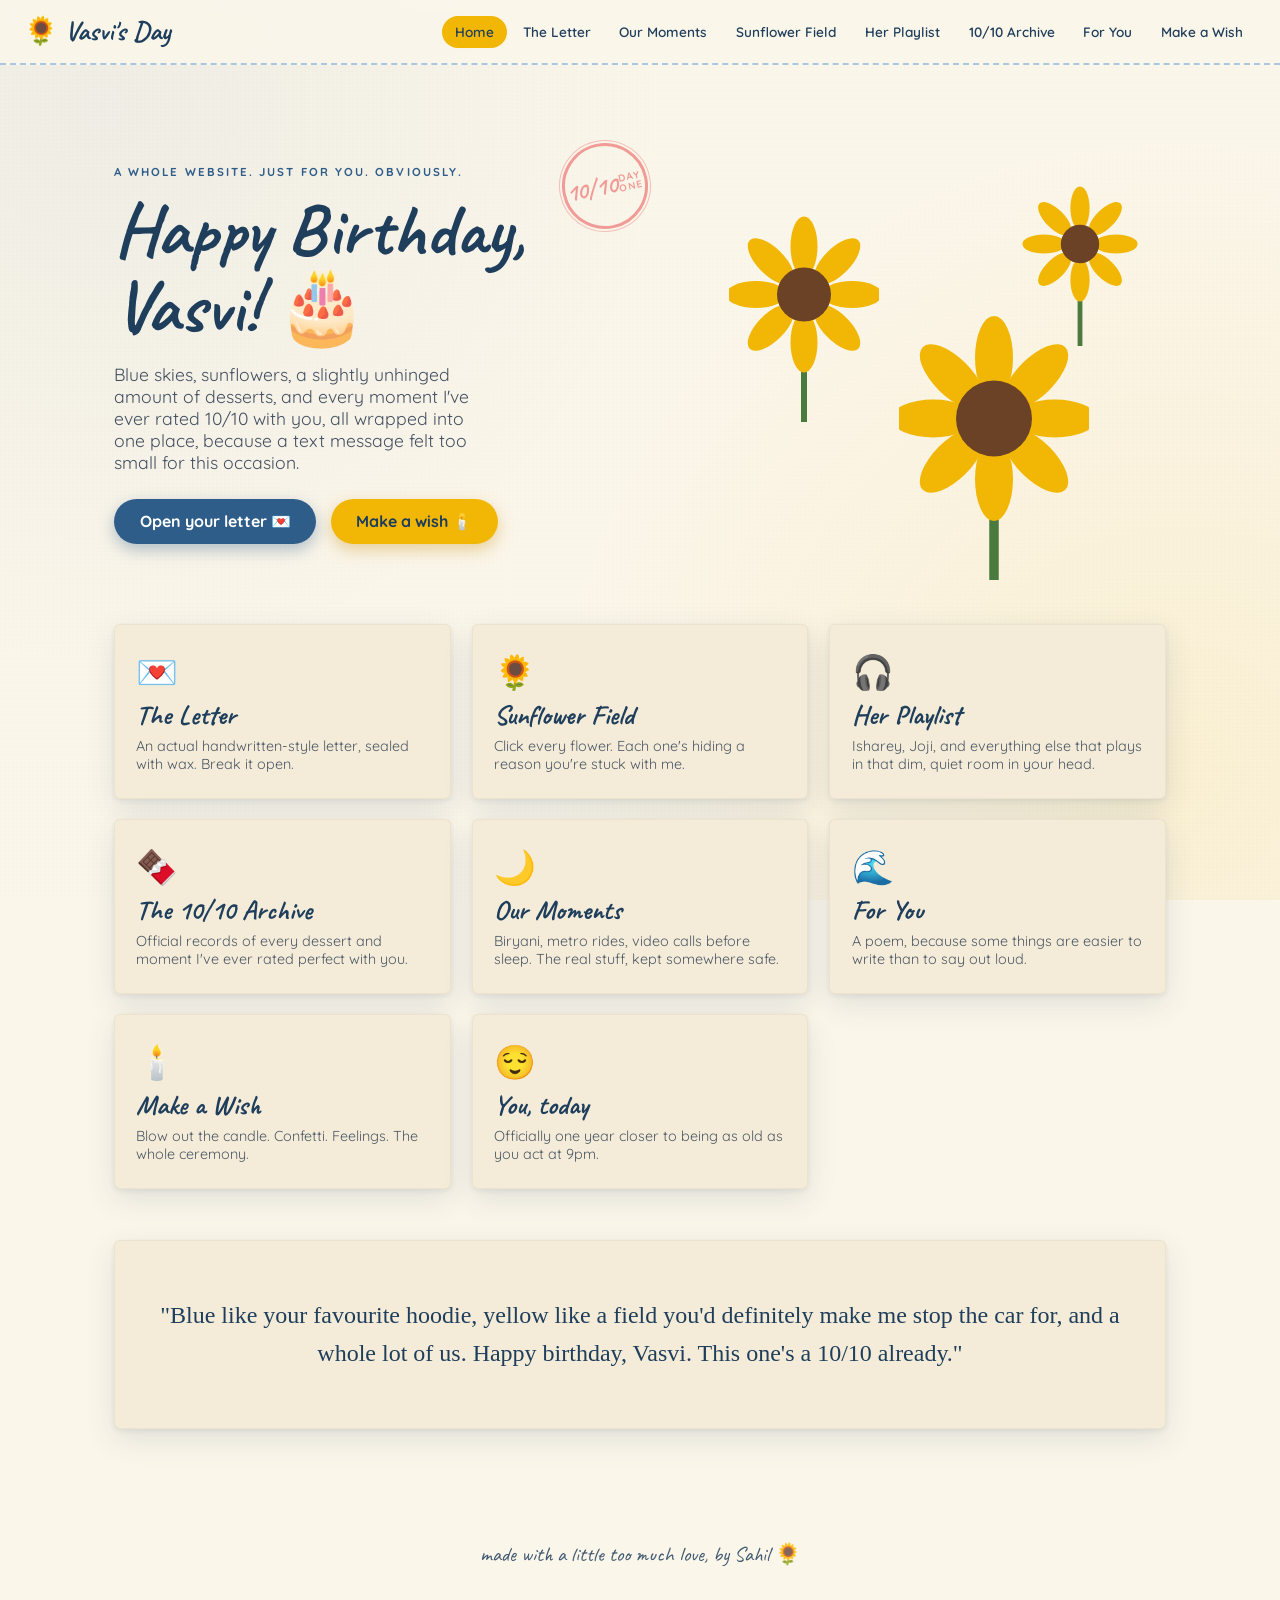
<file: index.html>
<!DOCTYPE html>
<html lang="en">
<head>
<meta charset="UTF-8">
<meta name="viewport" content="width=device-width, initial-scale=1.0">
<title>Happy Birthday Vasvi 🌻</title>
<link rel="stylesheet" href="style.css">
<style>
  .hero{
    display:grid;
    grid-template-columns:1.1fr 1fr;
    gap:2rem;
    align-items:center;
    padding:3rem 0 2rem;
  }
  @media (max-width:800px){ .hero{grid-template-columns:1fr; text-align:center;} }

  .hero h1{
    font-size:clamp(2.8rem, 6vw, 4.6rem);
    line-height:1.05;
    margin-bottom:0.5rem;
  }
  .hero p.sub{
    font-family:'Quicksand',sans-serif;
    font-size:1.1rem;
    max-width:38ch;
    color:var(--ink);
    opacity:0.85;
    margin-bottom:1.6rem;
  }
  @media (max-width:800px){ .hero p.sub{ margin-left:auto; margin-right:auto;} }

  .hero-actions{display:flex; gap:0.9rem; flex-wrap:wrap;}
  @media (max-width:800px){ .hero-actions{justify-content:center;} }

  .sun-field{
    position:relative;
    height:340px;
  }
  .sunflower-hero{
    position:absolute;
    animation: sway 4.5s ease-in-out infinite;
    transform-origin:bottom center;
  }
  .sunflower-hero.s1{ left:10%; top:10%; width:150px; animation-delay:0s;}
  .sunflower-hero.s2{ left:45%; top:40%; width:190px; animation-delay:0.6s;}
  .sunflower-hero.s3{ left:70%; top:0%; width:120px; animation-delay:1.1s;}
  @keyframes sway{
    0%,100%{ transform:rotate(-3deg); }
    50%{ transform:rotate(3deg); }
  }

  .floating-stamp{
    position:absolute;
    top:-10px;
    right:0;
  }
  @media (max-width:800px){ .floating-stamp{ position:static; margin:1rem auto 0; } }

  .card-row{
    display:grid;
    grid-template-columns:repeat(3, 1fr);
    gap:1.3rem;
    margin-top:3rem;
  }
  @media (max-width:760px){ .card-row{grid-template-columns:1fr;} }

  .mini-card{
    padding:1.6rem 1.4rem;
    text-decoration:none;
    display:block;
    transition:transform .2s ease, box-shadow .2s ease;
  }
  .mini-card:hover{ transform:translateY(-5px) rotate(-0.5deg); }
  .mini-card .emoji{ font-size:2.1rem; }
  .mini-card h3{ font-size:1.7rem; margin:0.4rem 0 0.3rem; }
  .mini-card p{ font-family:'Quicksand',sans-serif; font-size:0.9rem; color:var(--ink); opacity:0.8; margin:0;}

  .intro-note{
    margin-top:3.2rem;
    padding:2rem;
    text-align:center;
  }
  .intro-note p{
    font-family:'Homemade Apple', cursive;
    font-size:1.5rem;
    line-height:1.6;
    color:var(--blue-dk);
  }
</style>
</head>
<body>

<nav class="site-nav">
  <a href="index.html" class="brand">🌻 Vasvi's Day</a>
  <ul>
    <li><a class="nav-link active" href="index.html">Home</a></li>
    <li><a class="nav-link" href="letter.html">The Letter</a></li>
    <li><a class="nav-link" href="moments.html">Our Moments</a></li>
    <li><a class="nav-link" href="sunflowers.html">Sunflower Field</a></li>
    <li><a class="nav-link" href="jojo.html">Her Playlist</a></li>
    <li><a class="nav-link" href="brownies.html">10/10 Archive</a></li>
    <li><a class="nav-link" href="poem.html">For You</a></li>
    <li><a class="nav-link" href="wish.html">Make a Wish</a></li>
  </ul>
</nav>

<main>
  <section class="hero">
    <div style="position:relative;">
      <p class="eyebrow">A whole website. Just for you. Obviously.</p>
      <h1>Happy Birthday,<br>Vasvi! 🎂</h1>
      <p class="sub">Blue skies, sunflowers, a slightly unhinged amount of desserts, and every moment I've ever rated 10/10 with you, all wrapped into one place, because a text message felt too small for this occasion.</p>
      <div class="hero-actions">
        <a href="letter.html" class="btn">Open your letter 💌</a>
        <a href="wish.html" class="btn sun">Make a wish 🕯️</a>
      </div>
      <div class="floating-stamp">
        <div class="stamp">10/10<span>day one</span></div>
      </div>
    </div>

    <div class="sun-field" aria-hidden="true">
      <svg class="sunflower-hero s1" viewBox="0 0 100 140" xmlns="http://www.w3.org/2000/svg">
        <line x1="50" y1="70" x2="50" y2="140" stroke="#4a7a3d" stroke-width="4"/>
        <g transform="translate(50,55)">
          <g fill="#F2B705">
            <ellipse cx="0" cy="-32" rx="9" ry="20"/>
            <ellipse cx="0" cy="32" rx="9" ry="20"/>
            <ellipse cx="32" cy="0" rx="20" ry="9"/>
            <ellipse cx="-32" cy="0" rx="20" ry="9"/>
            <ellipse cx="22" cy="-22" rx="9" ry="20" transform="rotate(45 22 -22)"/>
            <ellipse cx="-22" cy="22" rx="9" ry="20" transform="rotate(45 -22 22)"/>
            <ellipse cx="22" cy="22" rx="9" ry="20" transform="rotate(-45 22 22)"/>
            <ellipse cx="-22" cy="-22" rx="9" ry="20" transform="rotate(-45 -22 -22)"/>
          </g>
          <circle cx="0" cy="0" r="18" fill="#6B4226"/>
        </g>
      </svg>
      <svg class="sunflower-hero s2" viewBox="0 0 100 140" xmlns="http://www.w3.org/2000/svg">
        <line x1="50" y1="70" x2="50" y2="140" stroke="#4a7a3d" stroke-width="5"/>
        <g transform="translate(50,55)">
          <g fill="#F2B705">
            <ellipse cx="0" cy="-32" rx="10" ry="22"/>
            <ellipse cx="0" cy="32" rx="10" ry="22"/>
            <ellipse cx="32" cy="0" rx="22" ry="10"/>
            <ellipse cx="-32" cy="0" rx="22" ry="10"/>
            <ellipse cx="22" cy="-22" rx="10" ry="22" transform="rotate(45 22 -22)"/>
            <ellipse cx="-22" cy="22" rx="10" ry="22" transform="rotate(45 -22 22)"/>
            <ellipse cx="22" cy="22" rx="10" ry="22" transform="rotate(-45 22 22)"/>
            <ellipse cx="-22" cy="-22" rx="10" ry="22" transform="rotate(-45 -22 -22)"/>
          </g>
          <circle cx="0" cy="0" r="20" fill="#6B4226"/>
        </g>
      </svg>
      <svg class="sunflower-hero s3" viewBox="0 0 100 140" xmlns="http://www.w3.org/2000/svg">
        <line x1="50" y1="70" x2="50" y2="140" stroke="#4a7a3d" stroke-width="4"/>
        <g transform="translate(50,55)">
          <g fill="#F2B705">
            <ellipse cx="0" cy="-30" rx="8" ry="18"/>
            <ellipse cx="0" cy="30" rx="8" ry="18"/>
            <ellipse cx="30" cy="0" rx="18" ry="8"/>
            <ellipse cx="-30" cy="0" rx="18" ry="8"/>
            <ellipse cx="21" cy="-21" rx="8" ry="18" transform="rotate(45 21 -21)"/>
            <ellipse cx="-21" cy="21" rx="8" ry="18" transform="rotate(45 -21 21)"/>
            <ellipse cx="21" cy="21" rx="8" ry="18" transform="rotate(-45 21 21)"/>
            <ellipse cx="-21" cy="-21" rx="8" ry="18" transform="rotate(-45 -21 -21)"/>
          </g>
          <circle cx="0" cy="0" r="16" fill="#6B4226"/>
        </g>
      </svg>
    </div>
  </section>

  <section class="card-row">
    <a href="letter.html" class="mini-card paper-card">
      <span class="emoji">💌</span>
      <h3>The Letter</h3>
      <p>An actual handwritten-style letter, sealed with wax. Break it open.</p>
    </a>
    <a href="sunflowers.html" class="mini-card paper-card">
      <span class="emoji">🌻</span>
      <h3>Sunflower Field</h3>
      <p>Click every flower. Each one's hiding a reason you're stuck with me.</p>
    </a>
    <a href="jojo.html" class="mini-card paper-card">
      <span class="emoji">🎧</span>
      <h3>Her Playlist</h3>
      <p>Isharey, Joji, and everything else that plays in that dim, quiet room in your head.</p>
    </a>
    <a href="brownies.html" class="mini-card paper-card">
      <span class="emoji">🍫</span>
      <h3>The 10/10 Archive</h3>
      <p>Official records of every dessert and moment I've ever rated perfect with you.</p>
    </a>
    <a href="moments.html" class="mini-card paper-card">
      <span class="emoji">🌙</span>
      <h3>Our Moments</h3>
      <p>Biryani, metro rides, video calls before sleep. The real stuff, kept somewhere safe.</p>
    </a>
    <a href="poem.html" class="mini-card paper-card">
      <span class="emoji">🌊</span>
      <h3>For You</h3>
      <p>A poem, because some things are easier to write than to say out loud.</p>
    </a>
    <a href="wish.html" class="mini-card paper-card">
      <span class="emoji">🕯️</span>
      <h3>Make a Wish</h3>
      <p>Blow out the candle. Confetti. Feelings. The whole ceremony.</p>
    </a>
    <div class="mini-card paper-card" style="cursor:default;">
      <span class="emoji">😌</span>
      <h3>You, today</h3>
      <p>Officially one year closer to being as old as you act at 9pm.</p>
    </div>
  </section>

  <section class="intro-note paper-card">
    <p>"Blue like your favourite hoodie, yellow like a field you'd definitely make me stop the car for, and a whole lot of us. Happy birthday, Vasvi. This one's a 10/10 already."</p>
  </section>
</main>

<footer class="site-footer">made with a little too much love, by Sahil 🌻</footer>

</body>
</html>
</file>
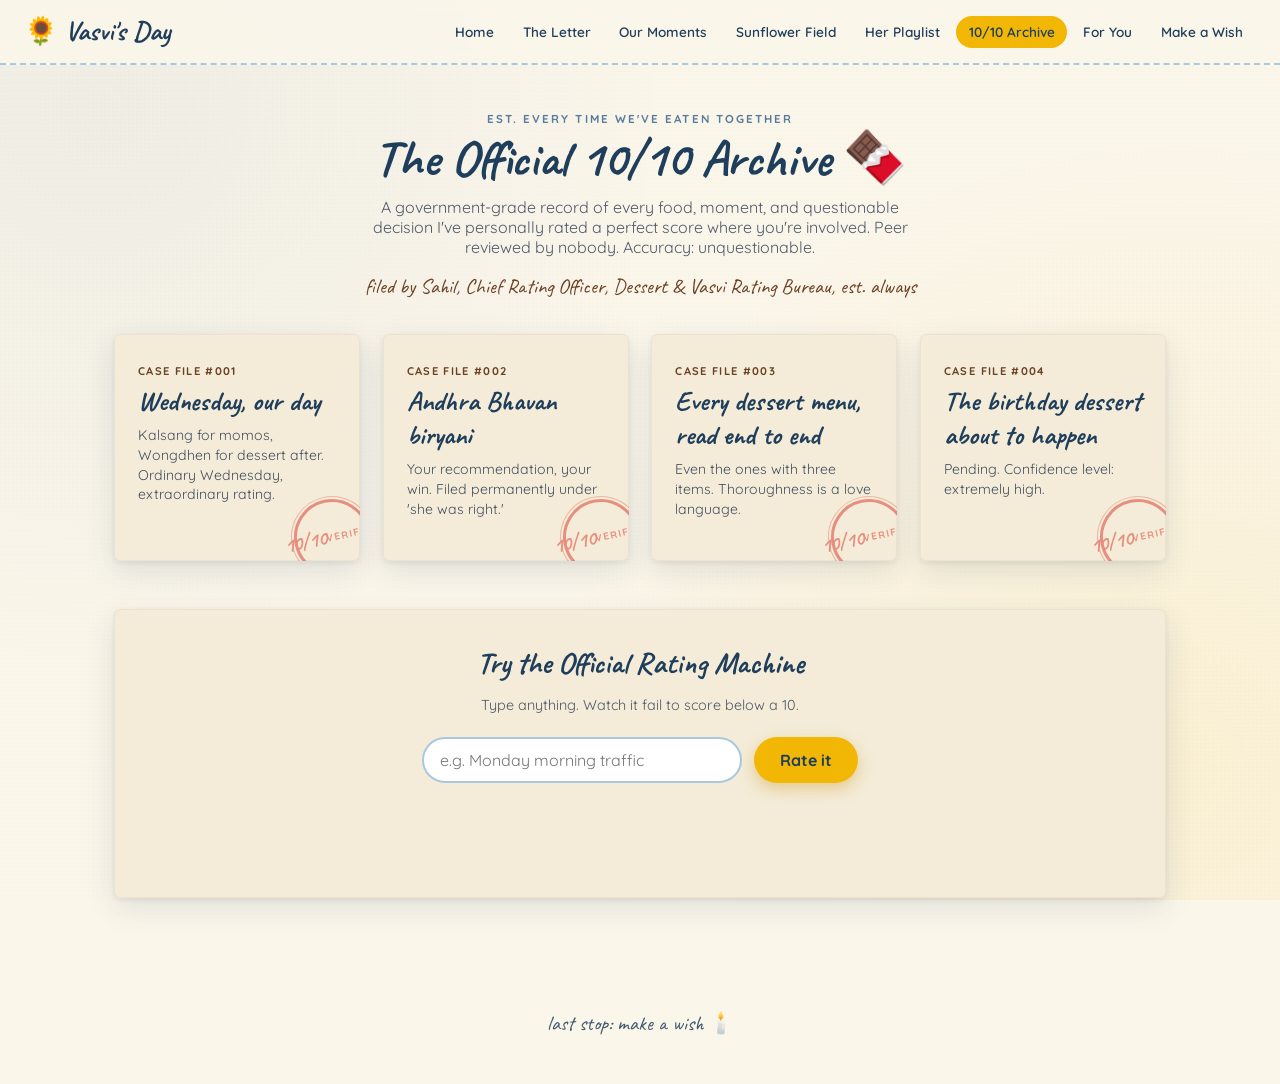
<file: brownies.html>
<!DOCTYPE html>
<html lang="en">
<head>
<meta charset="UTF-8">
<meta name="viewport" content="width=device-width, initial-scale=1.0">
<title>The 10/10 Archive | Vasvi's Day</title>
<link rel="stylesheet" href="style.css">
<style>
  .page-head{ text-align:center; margin-bottom:0.5rem; }
  .page-head h1{ font-size:clamp(2.2rem,5vw,3.2rem); }
  .page-head p{ font-family:'Quicksand',sans-serif; opacity:0.8; max-width:56ch; margin:0.4rem auto 0; }

  .bureau-banner{
    text-align:center;
    font-family:'Caveat', cursive;
    color:var(--brown);
    font-size:1.3rem;
    margin:1rem 0 2.2rem;
  }

  .archive-grid{
    display:grid;
    grid-template-columns:repeat(auto-fit, minmax(230px, 1fr));
    gap:1.4rem;
  }
  .archive-card{
    padding:1.6rem 1.5rem;
    position:relative;
    overflow:hidden;
  }
  .archive-card .file-num{
    font-family:'Quicksand',sans-serif;
    font-size:0.7rem;
    letter-spacing:0.12em;
    color:var(--brown);
    text-transform:uppercase;
    font-weight:700;
  }
  .archive-card h3{
    font-size:1.7rem;
    margin:0.3rem 0 0.5rem;
  }
  .archive-card p{
    font-family:'Quicksand',sans-serif;
    font-size:0.88rem;
    color:var(--ink);
    opacity:0.85;
    margin:0 0 1rem;
    line-height:1.4;
  }
  .archive-card .stamp{
    position:absolute;
    bottom:-14px;
    right:-10px;
    width:76px;
    height:76px;
    font-size:1.3rem;
  }

  .rate-tool{
    margin-top:3rem;
    padding:2.2rem;
    text-align:center;
  }
  .rate-tool h2{ font-size:1.9rem; margin-bottom:0.4rem; }
  .rate-tool p.sub{
    font-family:'Quicksand',sans-serif;
    opacity:0.8;
    margin-bottom:1.4rem;
    font-size:0.9rem;
  }
  #rateInput{
    font-family:'Quicksand',sans-serif;
    font-size:1rem;
    padding:0.7rem 1rem;
    border-radius:999px;
    border:2px solid var(--blue-lt);
    width:min(90%, 320px);
    margin-right:0.5rem;
    outline:none;
  }
  #rateInput:focus{ border-color:var(--blue); }
  .rate-result{
    margin-top:1.4rem;
    font-family:'Caveat', cursive;
    font-size:1.6rem;
    color:var(--blue-dk);
    min-height:2rem;
  }
</style>
</head>
<body>

<nav class="site-nav">
  <a href="index.html" class="brand">🌻 Vasvi's Day</a>
  <ul>
    <li><a class="nav-link" href="index.html">Home</a></li>
    <li><a class="nav-link" href="letter.html">The Letter</a></li>
    <li><a class="nav-link" href="moments.html">Our Moments</a></li>
    <li><a class="nav-link" href="sunflowers.html">Sunflower Field</a></li>
    <li><a class="nav-link" href="jojo.html">Her Playlist</a></li>
    <li><a class="nav-link active" href="brownies.html">10/10 Archive</a></li>
    <li><a class="nav-link" href="poem.html">For You</a></li>
    <li><a class="nav-link" href="wish.html">Make a Wish</a></li>
  </ul>
</nav>

<main>
  <div class="page-head">
    <p class="eyebrow">est. every time we've eaten together</p>
    <h1>The Official 10/10 Archive 🍫</h1>
    <p>A government-grade record of every food, moment, and questionable decision I've personally rated a perfect score where you're involved. Peer reviewed by nobody. Accuracy: unquestionable.</p>
  </div>
  <p class="bureau-banner">filed by Sahil, Chief Rating Officer, Dessert & Vasvi Rating Bureau, est. always</p>

  <div class="archive-grid" id="archiveGrid"></div>

  <section class="rate-tool paper-card">
    <h2>Try the Official Rating Machine</h2>
    <p class="sub">Type anything. Watch it fail to score below a 10.</p>
    <div>
      <input id="rateInput" type="text" placeholder="e.g. Monday morning traffic" />
      <button class="btn sun" id="rateBtn">Rate it</button>
    </div>
    <p class="rate-result" id="rateResult"></p>
  </section>
</main>

<footer class="site-footer">last stop: make a wish 🕯️</footer>

<script>
const files = [
  {title:"Wednesday, our day", note:"Kalsang for momos, Wongdhen for dessert after. Ordinary Wednesday, extraordinary rating."},
  {title:"Andhra Bhavan biryani", note:"Your recommendation, your win. Filed permanently under 'she was right.'"},
  {title:"Every dessert menu, read end to end", note:"Even the ones with three items. Thoroughness is a love language."},
  {title:"The birthday dessert about to happen", note:"Pending. Confidence level: extremely high."}
];

const grid = document.getElementById('archiveGrid');
files.forEach((f,i)=>{
  const card = document.createElement('div');
  card.className = 'archive-card paper-card';
  card.innerHTML = `
    <span class="file-num">Case file #${String(i+1).padStart(3,'0')}</span>
    <h3>${f.title}</h3>
    <p>${f.note}</p>
    <div class="stamp">10/10<span>verified</span></div>
  `;
  grid.appendChild(card);
});

document.getElementById('rateBtn').addEventListener('click', rateIt);
document.getElementById('rateInput').addEventListener('keydown', (e)=>{ if(e.key==='Enter') rateIt(); });

function rateIt(){
  const val = document.getElementById('rateInput').value.trim();
  const result = document.getElementById('rateResult');
  if(!val){
    result.textContent = "you have to actually type something, that's how rating works";
    return;
  }
  result.textContent = `"${val}", 10/10. Verified by the Bureau. No appeals.`;
}
</script>

</body>
</html>
</file>
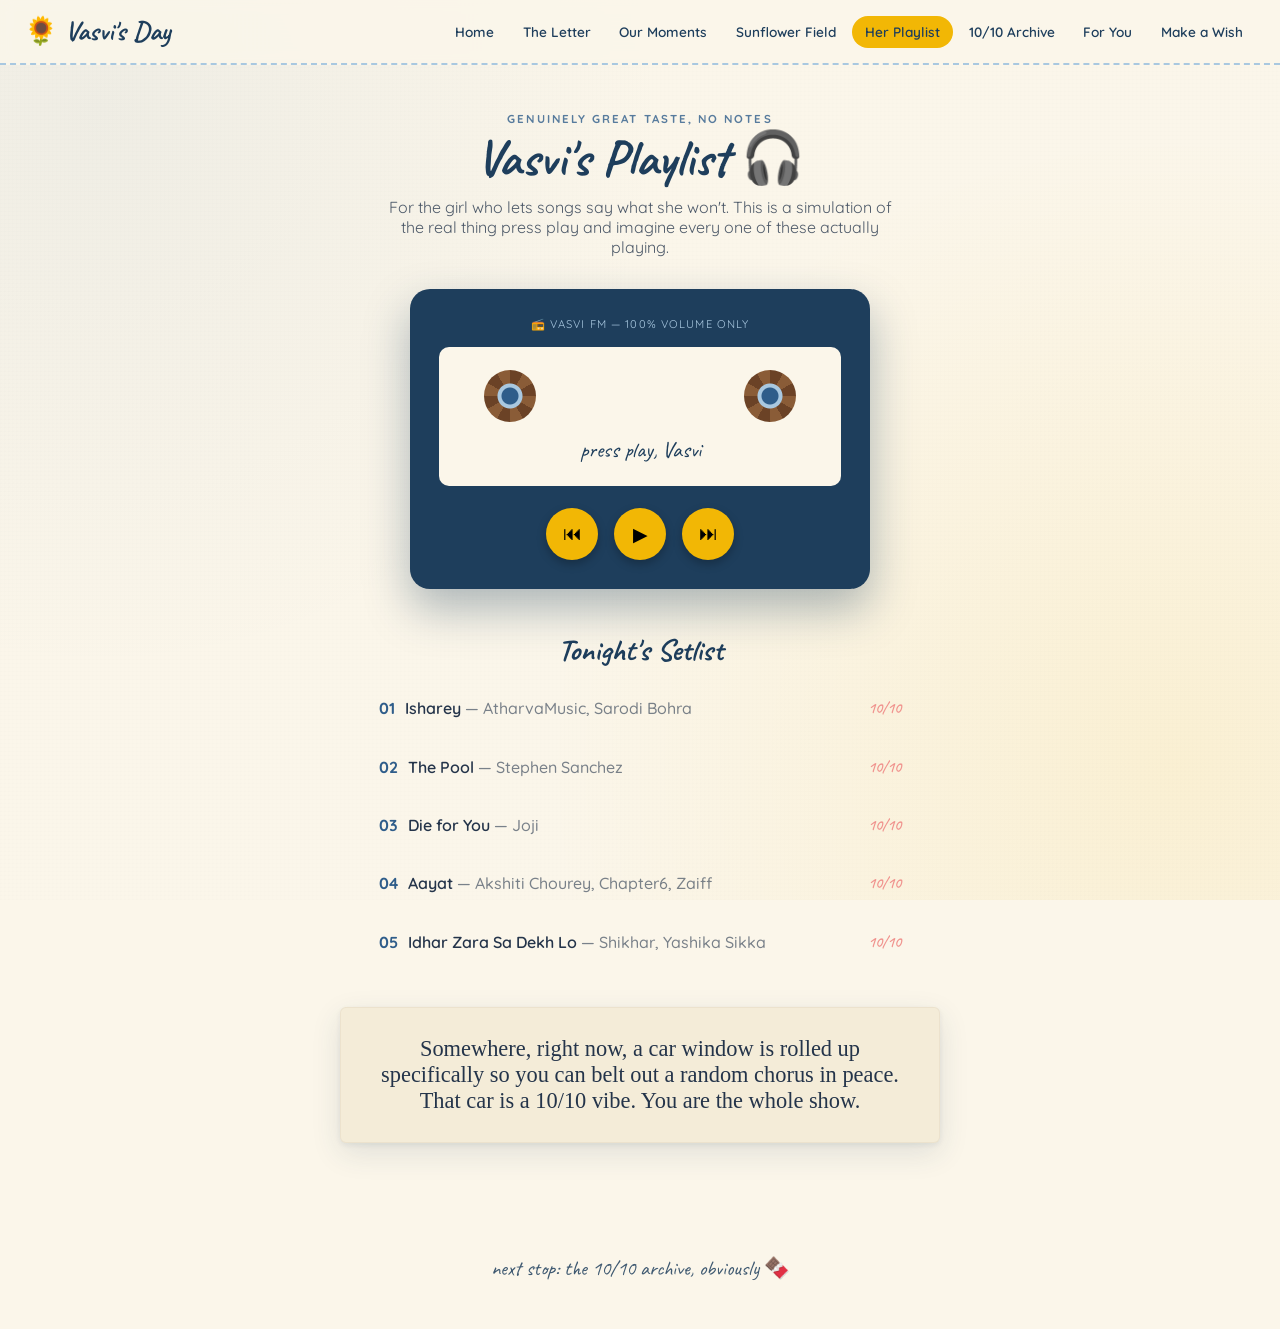
<file: jojo.html>
<!DOCTYPE html>
<html lang="en">
<head>
<meta charset="UTF-8">
<meta name="viewport" content="width=device-width, initial-scale=1.0">
<title>Vasvi's JoJo Radio</title>
<link rel="stylesheet" href="style.css">
<style>
  .page-head{ text-align:center; margin-bottom:2rem; }
  .page-head h1{ font-size:clamp(2.2rem,5vw,3.2rem); }
  .page-head p{ font-family:'Quicksand',sans-serif; opacity:0.8; max-width:52ch; margin:0.4rem auto 0; }

  .player{
    max-width:460px;
    margin:0 auto;
    background:var(--blue-dk);
    border-radius:20px;
    padding:1.8rem;
    box-shadow:0 20px 45px rgba(30,62,92,0.35);
    position:relative;
  }
  .player::before{
    content:"📻 VASVI FM — 100% VOLUME ONLY";
    display:block;
    text-align:center;
    font-family:'Quicksand',sans-serif;
    font-size:0.7rem;
    letter-spacing:0.1em;
    color:var(--blue-lt);
    margin-bottom:1rem;
  }
  .cassette{
    background:var(--paper);
    border-radius:10px;
    padding:1.4rem 1.2rem;
    position:relative;
    overflow:hidden;
  }
  .cassette .reels{
    display:flex;
    justify-content:space-between;
    padding:0 1.6rem;
    margin-bottom:0.8rem;
  }
  .reel{
    width:52px; height:52px;
    border-radius:50%;
    background:radial-gradient(circle, var(--blue) 0 8px, var(--blue-lt) 9px 12px, transparent 13px),
               repeating-conic-gradient(var(--brown) 0deg 30deg, #8a5c37 30deg 60deg);
    animation:spin 3s linear infinite;
    animation-play-state:paused;
  }
  .cassette.playing .reel{ animation-play-state:running; }
  @keyframes spin{ to{ transform:rotate(360deg); } }

  .track-label{
    text-align:center;
    font-family:'Caveat', cursive;
    font-size:1.4rem;
    color:var(--blue-dk);
    min-height:1.6rem;
  }

  .controls{
    display:flex;
    justify-content:center;
    gap:1rem;
    margin-top:1.4rem;
  }
  .ctrl-btn{
    background:var(--sun);
    border:none;
    width:52px; height:52px;
    border-radius:50%;
    font-size:1.2rem;
    cursor:pointer;
    box-shadow:0 4px 10px rgba(0,0,0,0.25);
    transition:transform .15s ease;
  }
  .ctrl-btn:hover{ transform:scale(1.08); }
  .ctrl-btn:active{ transform:scale(0.94); }

  .playlist{
    margin-top:2.6rem;
  }
  .playlist h2{ text-align:center; font-size:1.9rem; margin-bottom:1rem; }
  .track-list{
    list-style:none;
    padding:0;
    margin:0;
    max-width:560px;
    margin:0 auto;
    display:flex;
    flex-direction:column;
    gap:0.7rem;
  }
  .track-list li{
    display:flex;
    justify-content:space-between;
    align-items:center;
    padding:0.85rem 1.2rem;
    font-family:'Quicksand',sans-serif;
    font-weight:600;
    cursor:pointer;
    transition:background .2s ease;
  }
  .track-list li:hover{ background:rgba(47,93,138,0.08); }
  .track-list li .num{ color:var(--blue); font-weight:700; margin-right:0.6rem; }
  .track-list li .badge{
    font-family:'Caveat', cursive;
    color:var(--blush);
    font-size:1rem;
  }

  .karaoke-note{
    margin-top:2.6rem;
    max-width:600px;
    margin-left:auto;
    margin-right:auto;
    padding:1.8rem 2rem;
    text-align:center;
  }
  .karaoke-note p{
    font-family:'Homemade Apple', cursive;
    font-size:1.4rem;
    color:var(--ink);
    margin:0;
  }
</style>
</head>
<body>

<nav class="site-nav">
  <a href="index.html" class="brand">🌻 Vasvi's Day</a>
  <ul>
    <li><a class="nav-link" href="index.html">Home</a></li>
    <li><a class="nav-link" href="letter.html">The Letter</a></li>
    <li><a class="nav-link" href="moments.html">Our Moments</a></li>
    <li><a class="nav-link" href="sunflowers.html">Sunflower Field</a></li>
    <li><a class="nav-link active" href="jojo.html">Her Playlist</a></li>
    <li><a class="nav-link" href="brownies.html">10/10 Archive</a></li>
    <li><a class="nav-link" href="poem.html">For You</a></li>
    <li><a class="nav-link" href="wish.html">Make a Wish</a></li>
  </ul>
</nav>

<main>
  <div class="page-head">
    <p class="eyebrow">genuinely great taste, no notes</p>
    <h1>Vasvi's Playlist 🎧</h1>
    <p>For the girl who lets songs say what she won't. This is a simulation of the real thing press play and imagine every one of these actually playing.</p>
  </div>

  <div class="player">
    <div class="cassette" id="cassette">
      <div class="reels">
        <div class="reel"></div>
        <div class="reel"></div>
      </div>
      <div class="track-label" id="trackLabel">press play, Vasvi</div>
    </div>
    <div class="controls">
      <button class="ctrl-btn" id="prevBtn" aria-label="previous track">⏮</button>
      <button class="ctrl-btn" id="playBtn" aria-label="play or pause">▶</button>
      <button class="ctrl-btn" id="nextBtn" aria-label="next track">⏭</button>
    </div>
  </div>

  <section class="playlist">
    <h2>Tonight's Setlist</h2>
    <ul class="track-list" id="trackList">
      <!-- populated by JS -->
    </ul>
  </section>

  <section class="karaoke-note paper-card">
    <p>Somewhere, right now, a car window is rolled up specifically so you can belt out a random chorus in peace. That car is a 10/10 vibe. You are the whole show.</p>
  </section>
</main>

<footer class="site-footer">next stop: the 10/10 archive, obviously 🍫</footer>

<script>
  const tracks = [
    {title:"Isharey", artist:"AtharvaMusic, Sarodi Bohra"},
    {title:"The Pool", artist:"Stephen Sanchez"},
    {title:"Die for You", artist:"Joji"},
    {title:"Aayat", artist:"Akshiti Chourey, Chapter6, Zaiff"},
    {title:"Idhar Zara Sa Dekh Lo", artist:"Shikhar, Yashika Sikka"}
  ];

  const trackList = document.getElementById('trackList');
  tracks.forEach((t,i)=>{
    const li = document.createElement('li');
    li.innerHTML = `<span><span class="num">${String(i+1).padStart(2,'0')}</span>${t.title} <span style="opacity:0.6; font-weight:500;">— ${t.artist}</span></span><span class="badge">10/10</span>`;
    li.addEventListener('click', ()=> setTrack(i));
    trackList.appendChild(li);
  });

  const cassette = document.getElementById('cassette');
  const trackLabel = document.getElementById('trackLabel');
  const playBtn = document.getElementById('playBtn');
  let current = 0;
  let playing = false;

  function setTrack(i){
    current = ((i % tracks.length) + tracks.length) % tracks.length;
    trackLabel.textContent = "now playing: " + tracks[current].title + ' — ' + tracks[current].artist;
    if(!playing) togglePlay();
  }

  function togglePlay(){
    playing = !playing;
    cassette.classList.toggle('playing', playing);
    playBtn.textContent = playing ? '⏸' : '▶';
    if(playing && trackLabel.textContent === 'press play, Vasvi'){
      trackLabel.textContent = "now playing: " + tracks[current].title + ' — ' + tracks[current].artist;
    }
  }

  playBtn.addEventListener('click', togglePlay);
  document.getElementById('nextBtn').addEventListener('click', ()=> setTrack(current+1));
  document.getElementById('prevBtn').addEventListener('click', ()=> setTrack(current-1));
</script>

</body>
</html>
</file>
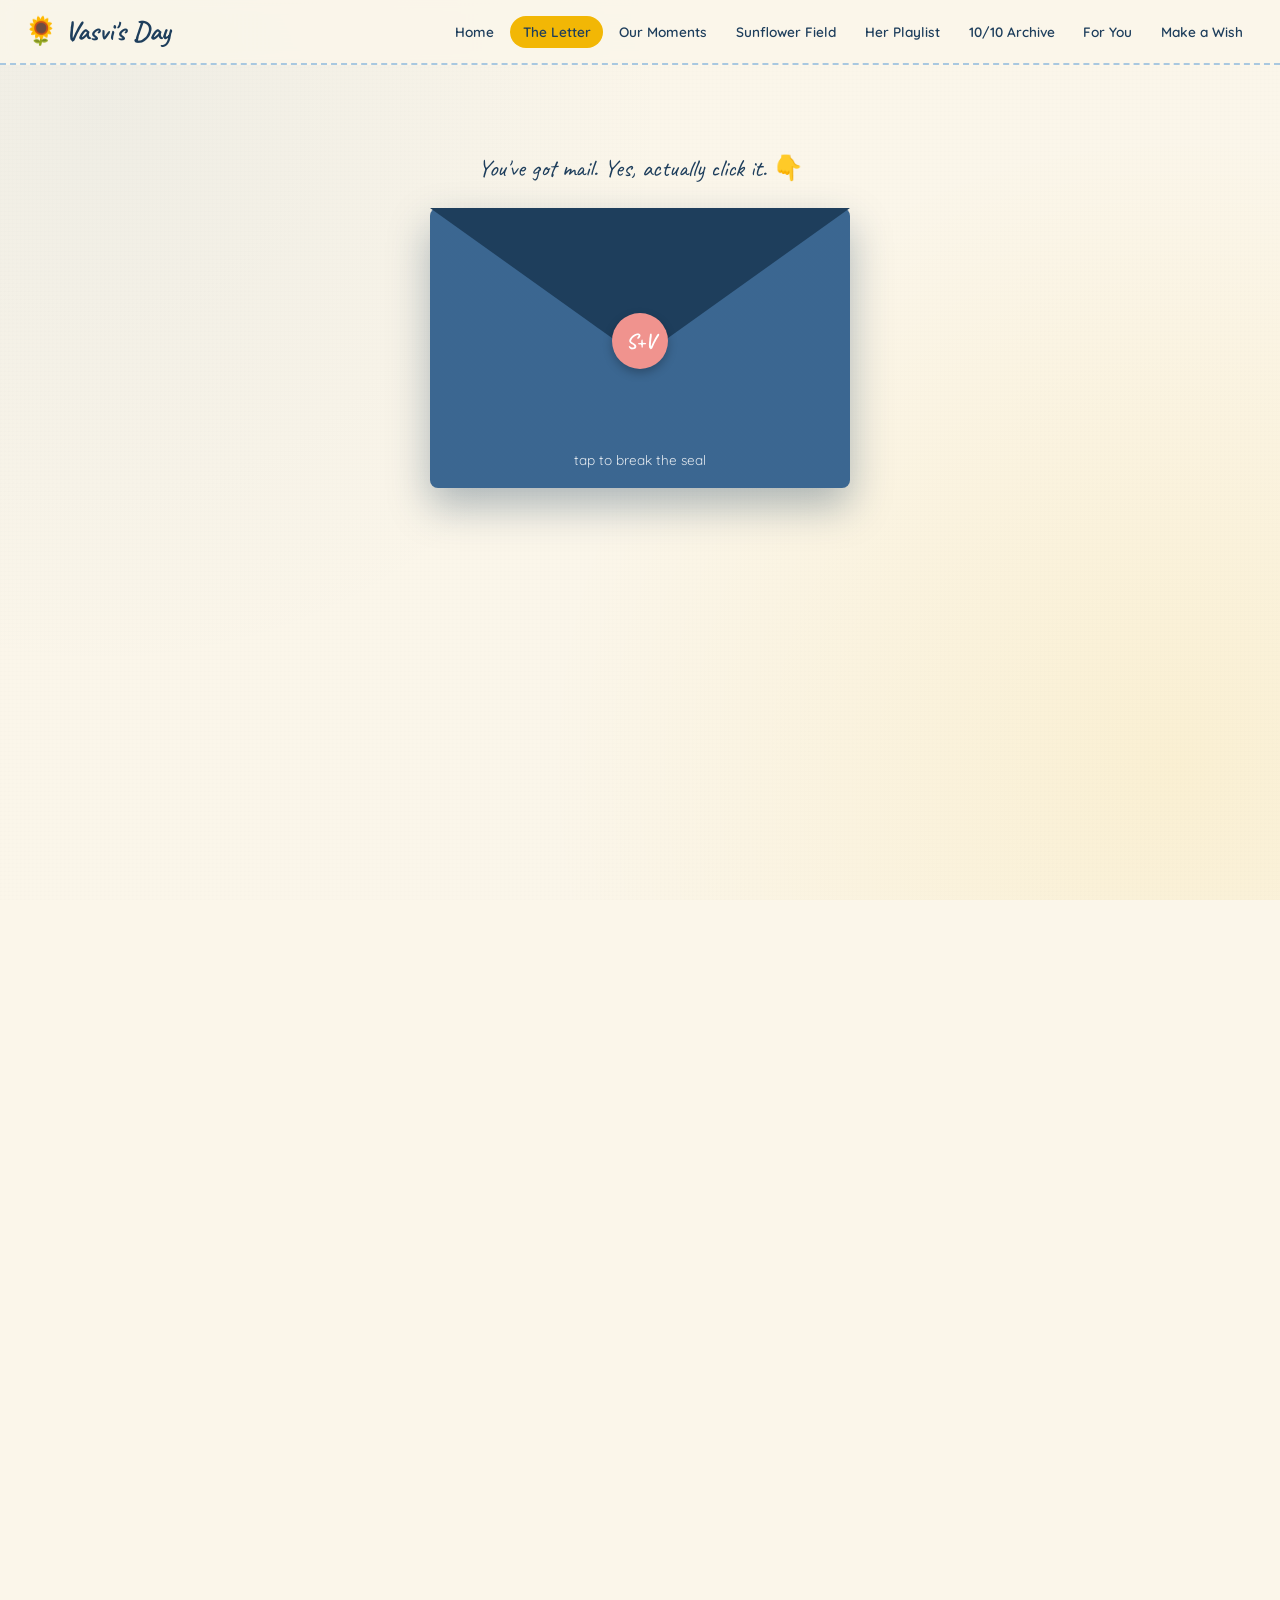
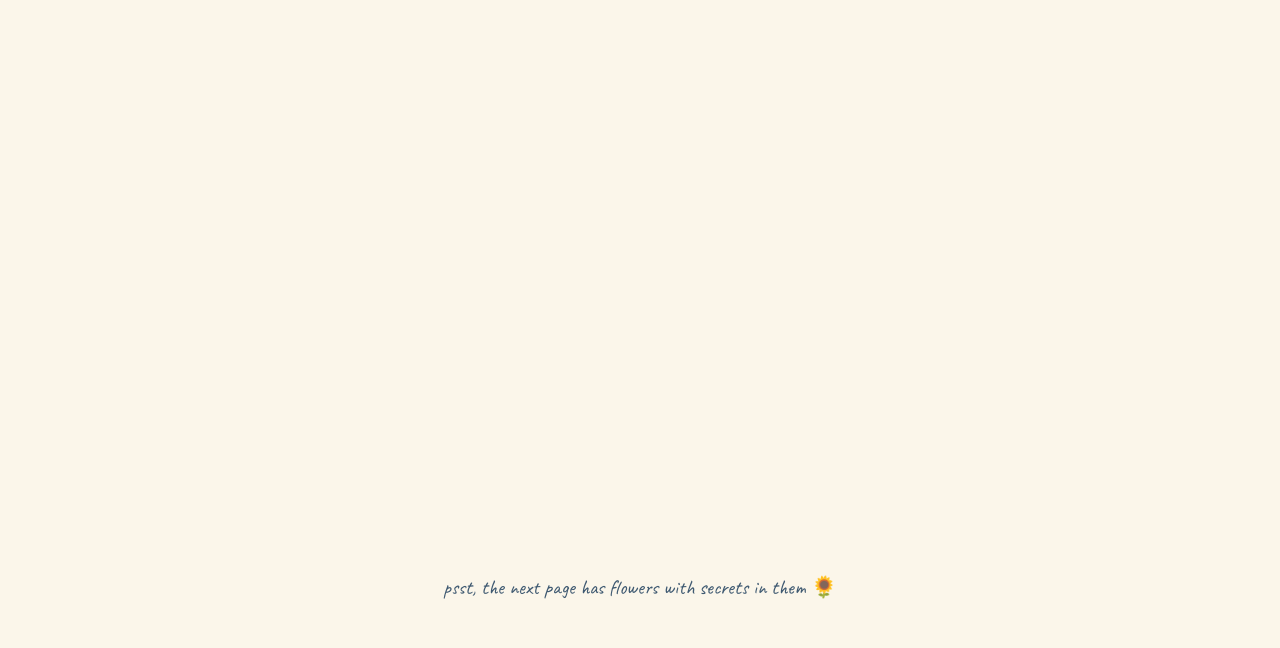
<file: letter.html>
<!DOCTYPE html>
<html lang="en">
<head>
<meta charset="UTF-8">
<meta name="viewport" content="width=device-width, initial-scale=1.0">
<title>A Letter for Vasvi</title>
<link rel="stylesheet" href="style.css">
<style>
  .stage{
    display:flex;
    flex-direction:column;
    align-items:center;
    padding-top:1.5rem;
  }
  .instructions{
    font-family:'Caveat', cursive;
    font-size:1.5rem;
    color:var(--blue-dk);
    margin-bottom:1.6rem;
    text-align:center;
  }

  .envelope-wrap{
    position:relative;
    width:min(90vw, 420px);
    height:280px;
    cursor:pointer;
    perspective:1000px;
  }
  .envelope-body{
    position:absolute;
    inset:0;
    background:var(--blue);
    border-radius:8px;
    box-shadow:0 18px 40px rgba(30,62,92,0.35);
  }
  .envelope-body::before{
    content:"";
    position:absolute;
    inset:0;
    background:
      linear-gradient(rgba(255,255,255,0.06), rgba(255,255,255,0.06));
    border-radius:8px;
  }
  .flap{
    position:absolute;
    top:0; left:0; right:0;
    height:0;
    border-left:210px solid transparent;
    border-right:210px solid transparent;
    border-top:150px solid var(--blue-dk);
    transform-origin:top;
    transition:transform 0.8s cubic-bezier(.6,-0.28,.74,.05);
    z-index:5;
  }
  .envelope-wrap.open .flap{
    transform:rotateX(180deg);
  }
  .seal{
    position:absolute;
    top:105px;
    left:50%;
    transform:translateX(-50%);
    width:56px;
    height:56px;
    background:var(--blush);
    border-radius:50%;
    display:flex;
    align-items:center;
    justify-content:center;
    font-family:'Caveat',cursive;
    font-weight:700;
    color:#fff;
    font-size:1.3rem;
    box-shadow:0 4px 10px rgba(0,0,0,0.25);
    z-index:6;
    transition:opacity .4s ease, transform .4s ease;
  }
  .envelope-wrap.open .seal{
    opacity:0;
    transform:translateX(-50%) scale(0.4) rotate(30deg);
  }
  .hint-text{
    position:absolute;
    bottom:20px;
    width:100%;
    text-align:center;
    color:#fff;
    font-family:'Quicksand',sans-serif;
    font-size:0.85rem;
    opacity:0.85;
    z-index:4;
  }
  .envelope-wrap.open .hint-text{ opacity:0; }

  .letter-paper{
    max-width:640px;
    margin:2.5rem auto 0;
    padding:3rem 2.6rem;
    background:
      repeating-linear-gradient(var(--paper) 0px, var(--paper) 33px, rgba(47,93,138,0.13) 34px);
    background-color:var(--paper);
    border-radius:4px;
    box-shadow:0 20px 45px rgba(30,62,92,0.22);
    position:relative;
    opacity:0;
    transform:translateY(30px);
    transition:opacity .7s ease, transform .7s ease;
    line-height:34px;
  }
  .letter-paper.show{
    opacity:1;
    transform:translateY(0);
  }
  .letter-paper::before{
    content:"";
    position:absolute;
    left:56px;
    top:0;
    bottom:0;
    width:1.5px;
    background:rgba(240,147,142,0.5);
  }
  .letter-paper p, .letter-paper .greet, .letter-paper .sign{
    font-family:'Homemade Apple', cursive;
    font-size:1.45rem;
    color:var(--ink);
    margin:0 0 0px;
  }
  .letter-paper .greet{ font-size:1.9rem; color:var(--blue-dk); }
  .letter-paper .sign{
    margin-top:10px;
    display:block;
    font-size:1.8rem;
    color:var(--blue-dk);
  }
  .corner-stamp{
    position:absolute;
    top:20px;
    right:24px;
  }

  @media (max-width:640px){
    .flap{ border-left:calc(min(90vw,420px)/2) solid transparent; border-right:calc(min(90vw,420px)/2) solid transparent; }
    .letter-paper{ padding:2.2rem 1.4rem; line-height:30px;}
    .letter-paper p, .letter-paper .greet, .letter-paper .sign{ font-size:1.25rem;}
    .corner-stamp{
      position:static;
      display:flex;
      justify-content:center;
      margin-bottom:0.8rem;
    }
    .corner-stamp .stamp{ width:64px; height:64px; font-size:1.15rem; }
    .corner-stamp .stamp span{ font-size:0.5rem; }
  }
</style>
</head>
<body>

<nav class="site-nav">
  <a href="index.html" class="brand">🌻 Vasvi's Day</a>
  <ul>
    <li><a class="nav-link" href="index.html">Home</a></li>
    <li><a class="nav-link active" href="letter.html">The Letter</a></li>
    <li><a class="nav-link" href="moments.html">Our Moments</a></li>
    <li><a class="nav-link" href="sunflowers.html">Sunflower Field</a></li>
    <li><a class="nav-link" href="jojo.html">Her Playlist</a></li>
    <li><a class="nav-link" href="brownies.html">10/10 Archive</a></li>
    <li><a class="nav-link" href="poem.html">For You</a></li>
    <li><a class="nav-link" href="wish.html">Make a Wish</a></li>
  </ul>
</nav>

<main>
  <div class="stage">
    <p class="instructions">You've got mail. Yes, actually click it. 👇</p>

    <div class="envelope-wrap" id="envelope">
      <div class="envelope-body"></div>
      <div class="flap"></div>
      <div class="seal">S+V</div>
      <div class="hint-text">tap to break the seal</div>
    </div>

    <article class="letter-paper" id="letterPaper">
      <div class="corner-stamp"><div class="stamp">10/10<span>no notes</span></div></div>
      <p class="greet">My Vasvi,</p>
      <p>&nbsp;</p>
      <p>Happy birthday to the girl who'll play a Joji song and call it "just background noise" while meaning every word of it for someone. You let songs say what you won't. I've been on enough video calls with you before sleep to know that's just how you work.</p>
      <p>&nbsp;</p>
      <p>You're guarded with almost everyone and somehow completely yourself around the four or five people you actually trust. I still don't fully know how I ended up on that list, but I'm not asking questions I don't need answered.</p>
      <p>&nbsp;</p>
      <p>You're blue through and through. Quiet on the outside, an entire ocean underneath, and not remotely interested in explaining yourself to people who haven't earned it. But I've learned reassurance lands louder with you than you'll ever admit, so here it is anyway: you're doing great. You are loved. Not just today.</p>
      <p>&nbsp;</p>
      <p>Also, separately, you would fight a small war over the last plate of dessert, and I have never once doubted you'd win.</p>
      <p>&nbsp;</p>
      <p>My favourite version of you lives in small, specific things: recommending Andhra Bhavan biryani like your reputation depended on it (it was a 10/10, obviously), that whole uncertain week of metro rides to the airport I'd rewind in a heartbeat, and the first time I held your hand and realised this had quietly stopped being casual. Every hug since has somehow topped the one before it, which shouldn't be possible, but you keep making it happen anyway.</p>
      <p>&nbsp;</p>
      <p>We still owe ourselves that tea and biscuits we keep almost having. Still coming. And Wednesdays already belong to us: Kalsang, Wongdhen, you.</p>
      <p>&nbsp;</p>
      <p>So here's a whole website, because a text felt too small for someone who fights her battles quietly and still shows up smiling. You've been a 10/10 since day one. Today doesn't change the score. It just makes it official.</p>
      <p>&nbsp;</p>
      <span class="sign">Forever your Sahil 🌻</span>
    </article>
  </div>
</main>

<footer class="site-footer">psst, the next page has flowers with secrets in them 🌻</footer>

<script>
  const envelope = document.getElementById('envelope');
  const letter = document.getElementById('letterPaper');
  envelope.addEventListener('click', () => {
    if(envelope.classList.contains('open')) return;
    envelope.classList.add('open');
    setTimeout(()=>{
      letter.classList.add('show');
      letter.scrollIntoView({behavior:'smooth', block:'center'});
    }, 500);
  });
</script>

</body>
</html>
</file>
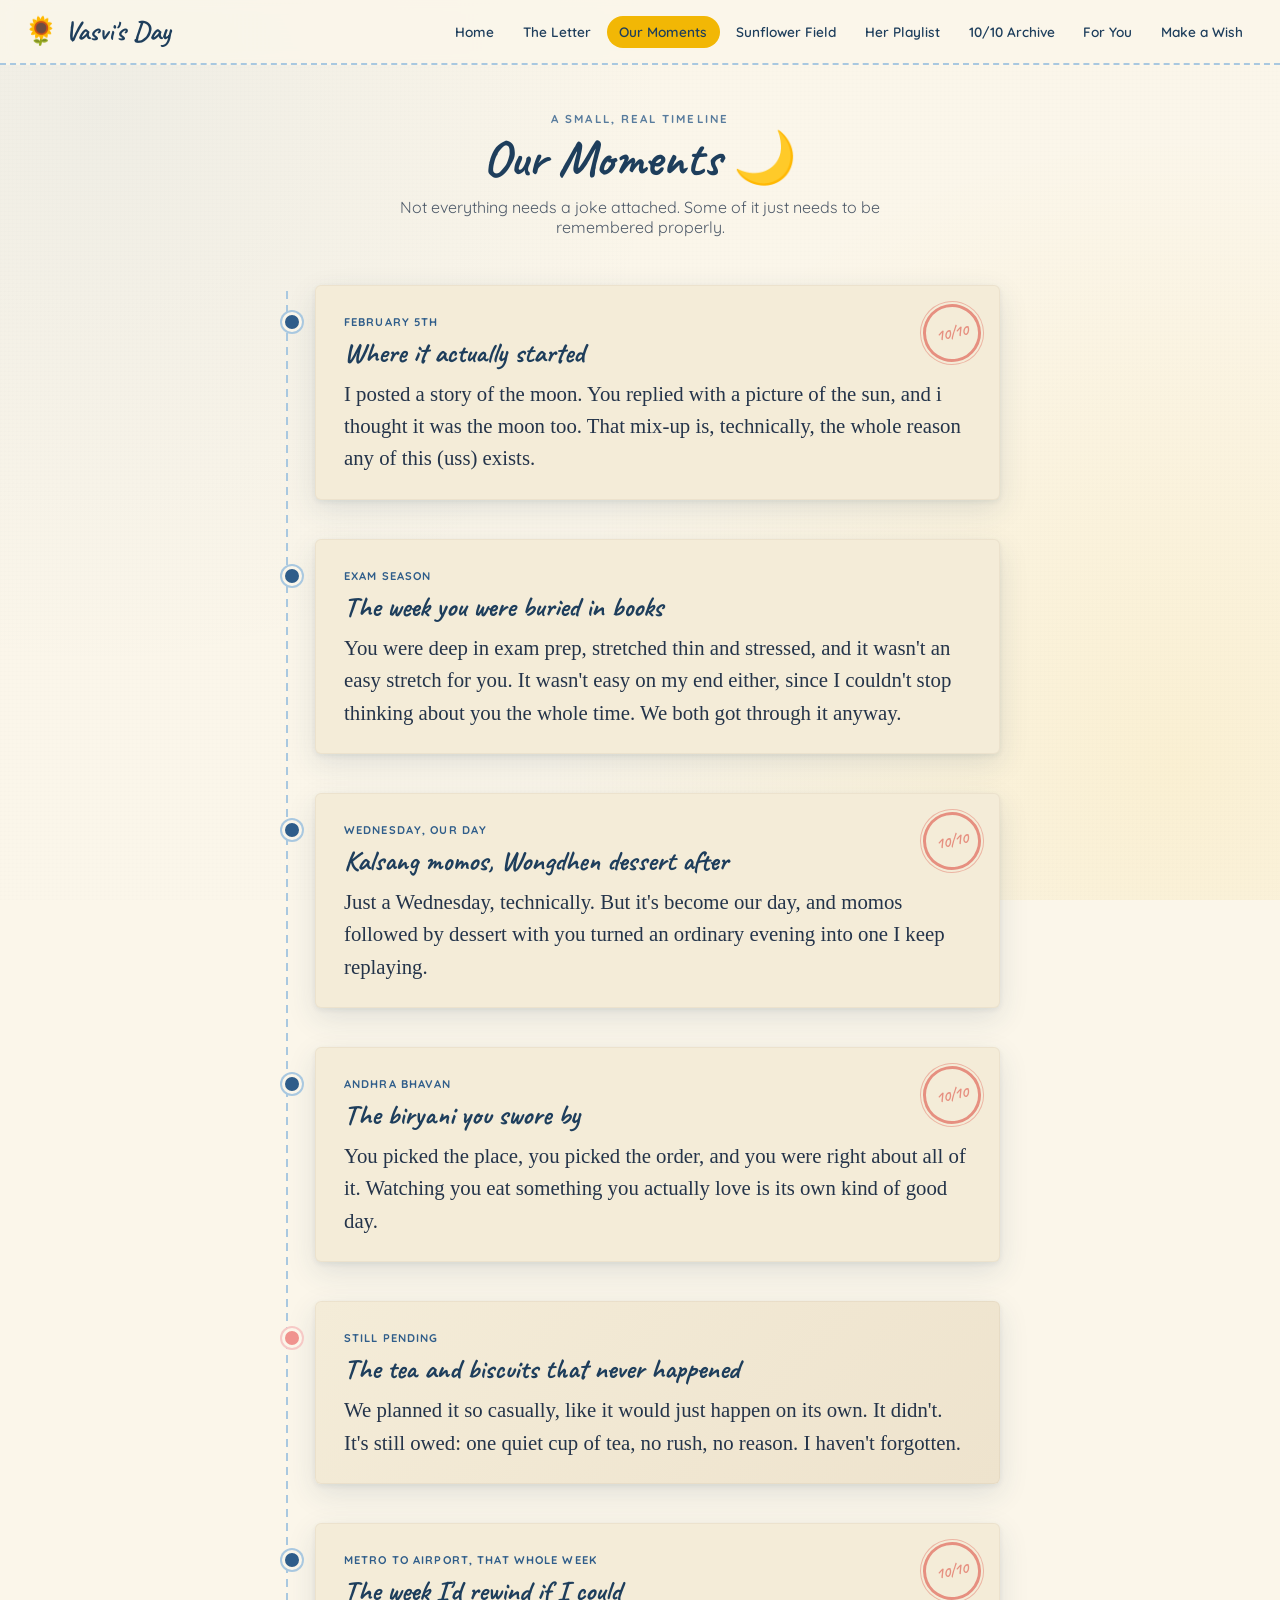
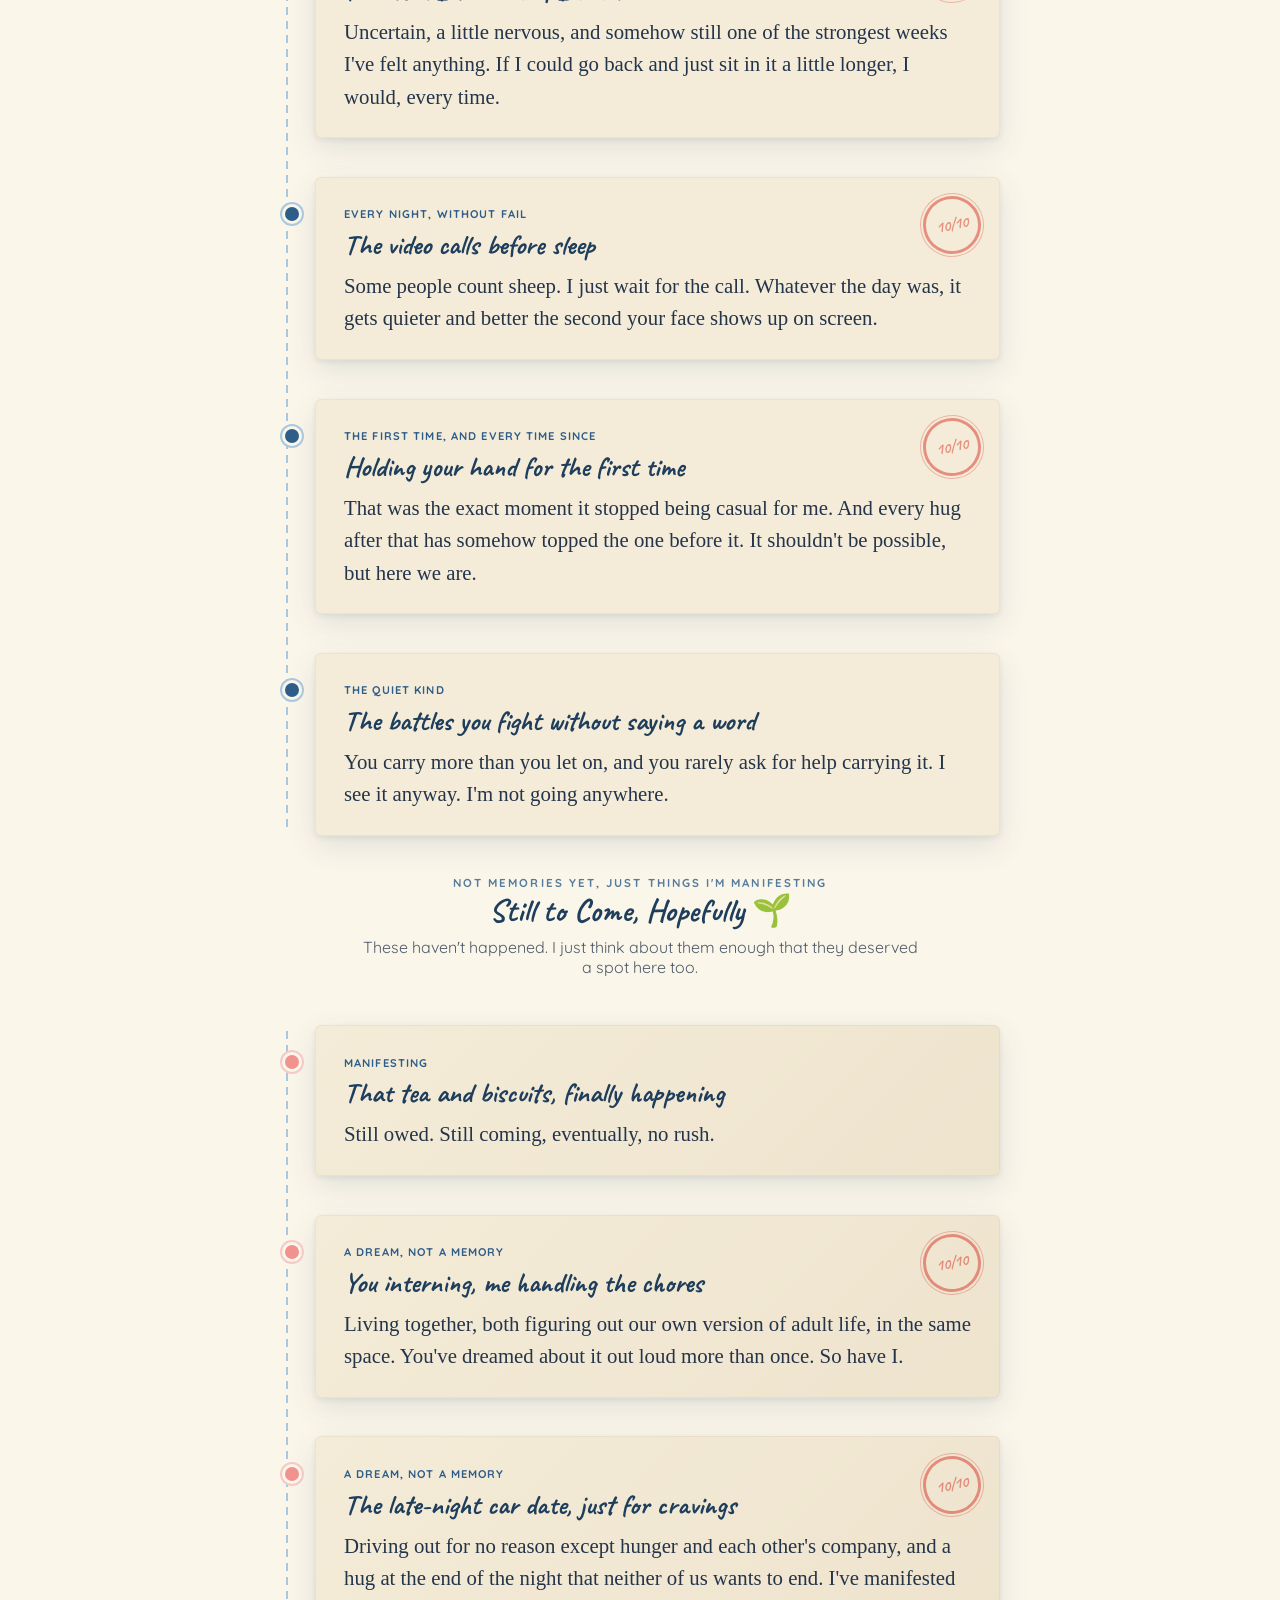
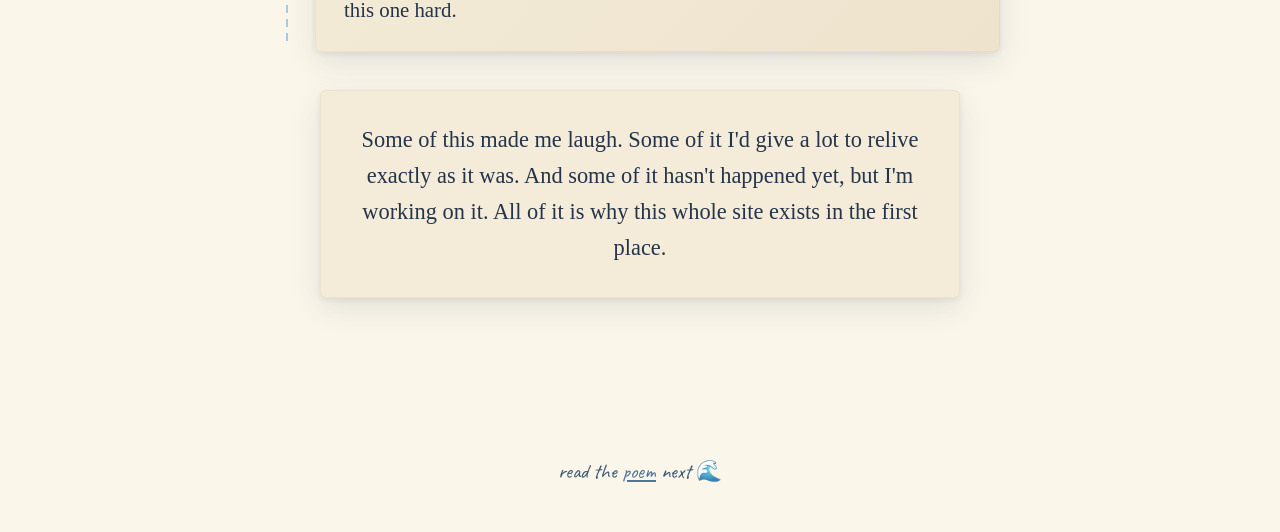
<file: moments.html>
<!DOCTYPE html>
<html lang="en">
<head>
<meta charset="UTF-8">
<meta name="viewport" content="width=device-width, initial-scale=1.0">
<title>Our Moments | Vasvi's Day</title>
<link rel="stylesheet" href="style.css">
<style>
  .page-head{ text-align:center; margin-bottom:0.5rem; }
  .page-head h1{ font-size:clamp(2.2rem,5vw,3.2rem); }
  .page-head p{ font-family:'Quicksand',sans-serif; opacity:0.8; max-width:56ch; margin:0.4rem auto 0; }

  .timeline{
    position:relative;
    max-width:720px;
    margin:3rem auto 0;
    padding-left:2.2rem;
  }
  .timeline::before{
    content:"";
    position:absolute;
    left:6px;
    top:6px;
    bottom:6px;
    width:2px;
    background:repeating-linear-gradient(to bottom, var(--blue-lt) 0, var(--blue-lt) 8px, transparent 8px, transparent 14px);
  }
  .moment{
    position:relative;
    margin-bottom:2.4rem;
    padding:1.6rem 1.8rem;
    animation:fadeUp .6s ease both;
  }
  .moment::before{
    content:"";
    position:absolute;
    left:-2.05rem;
    top:1.7rem;
    width:14px;
    height:14px;
    border-radius:50%;
    background:var(--blue);
    border:3px solid var(--paper);
    box-shadow:0 0 0 2px var(--blue-lt);
  }
  @keyframes fadeUp{
    from{ opacity:0; transform:translateY(16px); }
    to{ opacity:1; transform:translateY(0); }
  }
  .moment .tag{
    font-family:'Quicksand',sans-serif;
    font-size:0.7rem;
    letter-spacing:0.1em;
    text-transform:uppercase;
    font-weight:700;
    color:var(--blue);
  }
  .moment h3{
    font-size:1.75rem;
    margin:0.3rem 0 0.5rem;
  }
  .moment p{
    font-family:'Homemade Apple', cursive;
    font-size:1.3rem;
    color:var(--ink);
    line-height:1.55;
    margin:0;
  }
  .moment .mini-stamp{
    position:absolute;
    top:1.2rem;
    right:1.2rem;
    width:58px; height:58px;
    font-size:1rem;
  }
  .moment.bittersweet{
    background:linear-gradient(135deg, var(--paper2), #eee3cd);
  }
  .moment.bittersweet::before{ background:var(--blush); box-shadow:0 0 0 2px #f6c9c6; }

  @media (max-width:600px){
    .timeline{ padding-left:1.4rem; }
    .moment{ padding:1.4rem 1.3rem; padding-right:4.4rem; }
    .moment .mini-stamp{ width:46px; height:46px; font-size:0.8rem; top:0.9rem; right:0.9rem; }
    .moment h3{ font-size:1.45rem; }
    .moment p{ font-size:1.1rem; }
  }

  .rewind-note{
    max-width:640px;
    margin:1rem auto 3rem;
    padding:2rem 2.2rem;
    text-align:center;
  }
  .rewind-note p{
    font-family:'Homemade Apple', cursive;
    font-size:1.4rem;
    color:var(--ink);
    line-height:1.6;
    margin:0;
  }
</style>
</head>
<body>

<nav class="site-nav">
  <a href="index.html" class="brand">🌻 Vasvi's Day</a>
  <ul>
    <li><a class="nav-link" href="index.html">Home</a></li>
    <li><a class="nav-link" href="letter.html">The Letter</a></li>
    <li><a class="nav-link active" href="moments.html">Our Moments</a></li>
    <li><a class="nav-link" href="sunflowers.html">Sunflower Field</a></li>
    <li><a class="nav-link" href="jojo.html">Her Playlist</a></li>
    <li><a class="nav-link" href="brownies.html">10/10 Archive</a></li>
    <li><a class="nav-link" href="poem.html">For You</a></li>
    <li><a class="nav-link" href="wish.html">Make a Wish</a></li>
  </ul>
</nav>

<main>
  <div class="page-head">
    <p class="eyebrow">a small, real timeline</p>
    <h1>Our Moments 🌙</h1>
    <p>Not everything needs a joke attached. Some of it just needs to be remembered properly.</p>
  </div>

  <div class="timeline">

    <div class="moment paper-card">
      <div class="mini-stamp stamp">10/10<span></span></div>
      <span class="tag">February 5th</span>
      <h3>Where it actually started</h3>
      <p>I posted a story of the moon. You replied with a picture of the sun, and i thought it was the moon too. That mix-up is, technically, the whole reason any of this (uss) exists.</p>
    </div>

    <div class="moment paper-card">
      <span class="tag">Exam season</span>
      <h3>The week you were buried in books</h3>
      <p>You were deep in exam prep, stretched thin and stressed, and it wasn't an easy stretch for you. It wasn't easy on my end either, since I couldn't stop thinking about you the whole time. We both got through it anyway.</p>
    </div>

    <div class="moment paper-card">
      <div class="mini-stamp stamp">10/10<span></span></div>
      <span class="tag">Wednesday, our day</span>
      <h3>Kalsang momos, Wongdhen dessert after</h3>
      <p>Just a Wednesday, technically. But it's become our day, and momos followed by dessert with you turned an ordinary evening into one I keep replaying.</p>
    </div>

    <div class="moment paper-card">
      <div class="mini-stamp stamp">10/10<span></span></div>
      <span class="tag">Andhra Bhavan</span>
      <h3>The biryani you swore by</h3>
      <p>You picked the place, you picked the order, and you were right about all of it. Watching you eat something you actually love is its own kind of good day.</p>
    </div>

    <div class="moment bittersweet paper-card">
      <span class="tag">Still pending</span>
      <h3>The tea and biscuits that never happened</h3>
      <p>We planned it so casually, like it would just happen on its own. It didn't. It's still owed: one quiet cup of tea, no rush, no reason. I haven't forgotten.</p>
    </div>

    <div class="moment paper-card">
      <div class="mini-stamp stamp">10/10<span></span></div>
      <span class="tag">Metro to airport, that whole week</span>
      <h3>The week I'd rewind if I could</h3>
      <p>Uncertain, a little nervous, and somehow still one of the strongest weeks I've felt anything. If I could go back and just sit in it a little longer, I would, every time.</p>
    </div>

    <div class="moment paper-card">
      <div class="mini-stamp stamp">10/10<span></span></div>
      <span class="tag">Every night, without fail</span>
      <h3>The video calls before sleep</h3>
      <p>Some people count sheep. I just wait for the call. Whatever the day was, it gets quieter and better the second your face shows up on screen.</p>
    </div>

    <div class="moment paper-card">
      <div class="mini-stamp stamp">10/10<span></span></div>
      <span class="tag">The first time, and every time since</span>
      <h3>Holding your hand for the first time</h3>
      <p>That was the exact moment it stopped being casual for me. And every hug after that has somehow topped the one before it. It shouldn't be possible, but here we are.</p>
    </div>

    <div class="moment paper-card">
      <span class="tag">The quiet kind</span>
      <h3>The battles you fight without saying a word</h3>
      <p>You carry more than you let on, and you rarely ask for help carrying it. I see it anyway. I'm not going anywhere.</p>
    </div>

  </div>

  <div class="page-head" style="margin-top:1rem;">
    <p class="eyebrow">not memories yet, just things I'm manifesting</p>
    <h1 style="font-size:2rem;">Still to Come, Hopefully 🌱</h1>
    <p>These haven't happened. I just think about them enough that they deserved a spot here too.</p>
  </div>

  <div class="timeline">
    <div class="moment bittersweet paper-card">
      <span class="tag">Manifesting</span>
      <h3>That tea and biscuits, finally happening</h3>
      <p>Still owed. Still coming, eventually, no rush.</p>
    </div>

    <div class="moment bittersweet paper-card">
      <div class="mini-stamp stamp">10/10<span></span></div>
      <span class="tag">A dream, not a memory</span>
      <h3>You interning, me handling the chores</h3>
      <p>Living together, both figuring out our own version of adult life, in the same space. You've dreamed about it out loud more than once. So have I.</p>
    </div>

    <div class="moment bittersweet paper-card">
      <div class="mini-stamp stamp">10/10<span></span></div>
      <span class="tag">A dream, not a memory</span>
      <h3>The late-night car date, just for cravings</h3>
      <p>Driving out for no reason except hunger and each other's company, and a hug at the end of the night that neither of us wants to end. I've manifested this one hard.</p>
    </div>
  </div>

  <section class="rewind-note paper-card">
    <p>Some of this made me laugh. Some of it I'd give a lot to relive exactly as it was. And some of it hasn't happened yet, but I'm working on it. All of it is why this whole site exists in the first place.</p>
  </section>
</main>

<footer class="site-footer">read the <a href="poem.html">poem</a> next 🌊</footer>

</body>
</html>
</file>
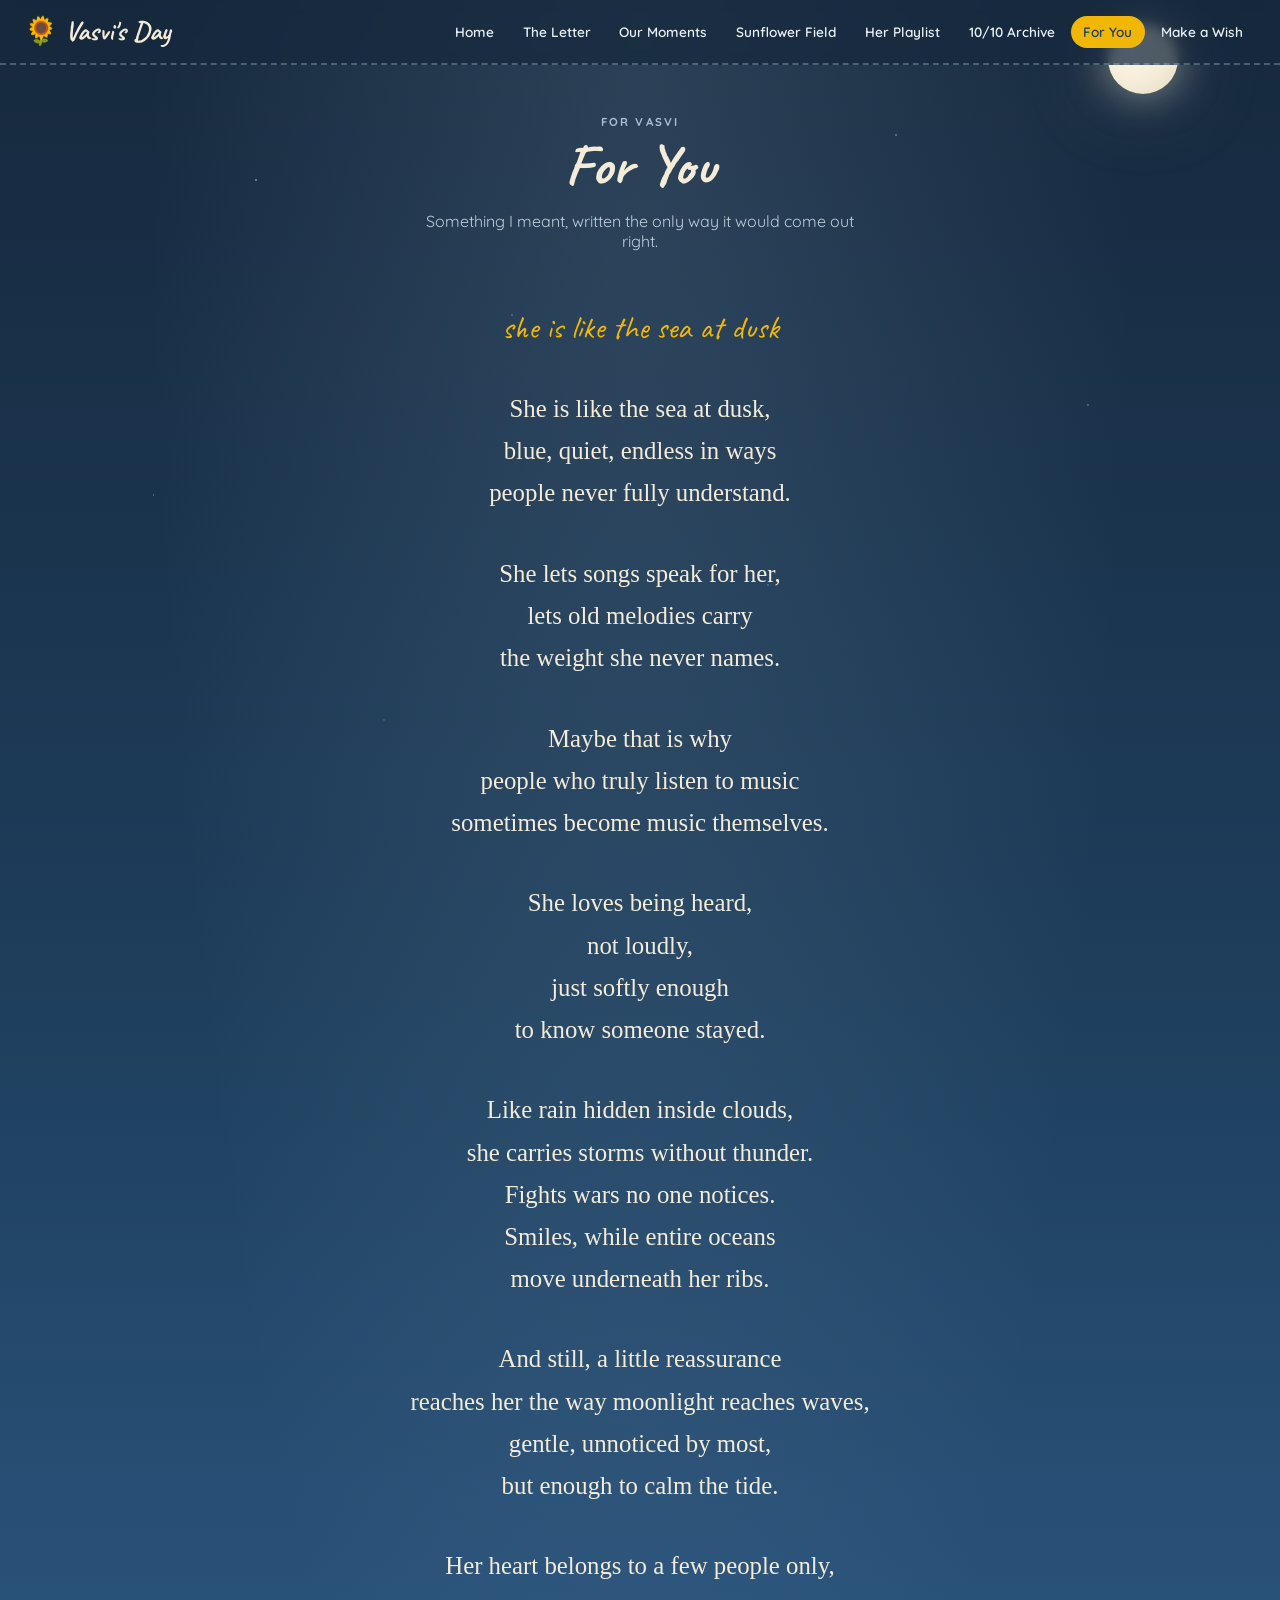
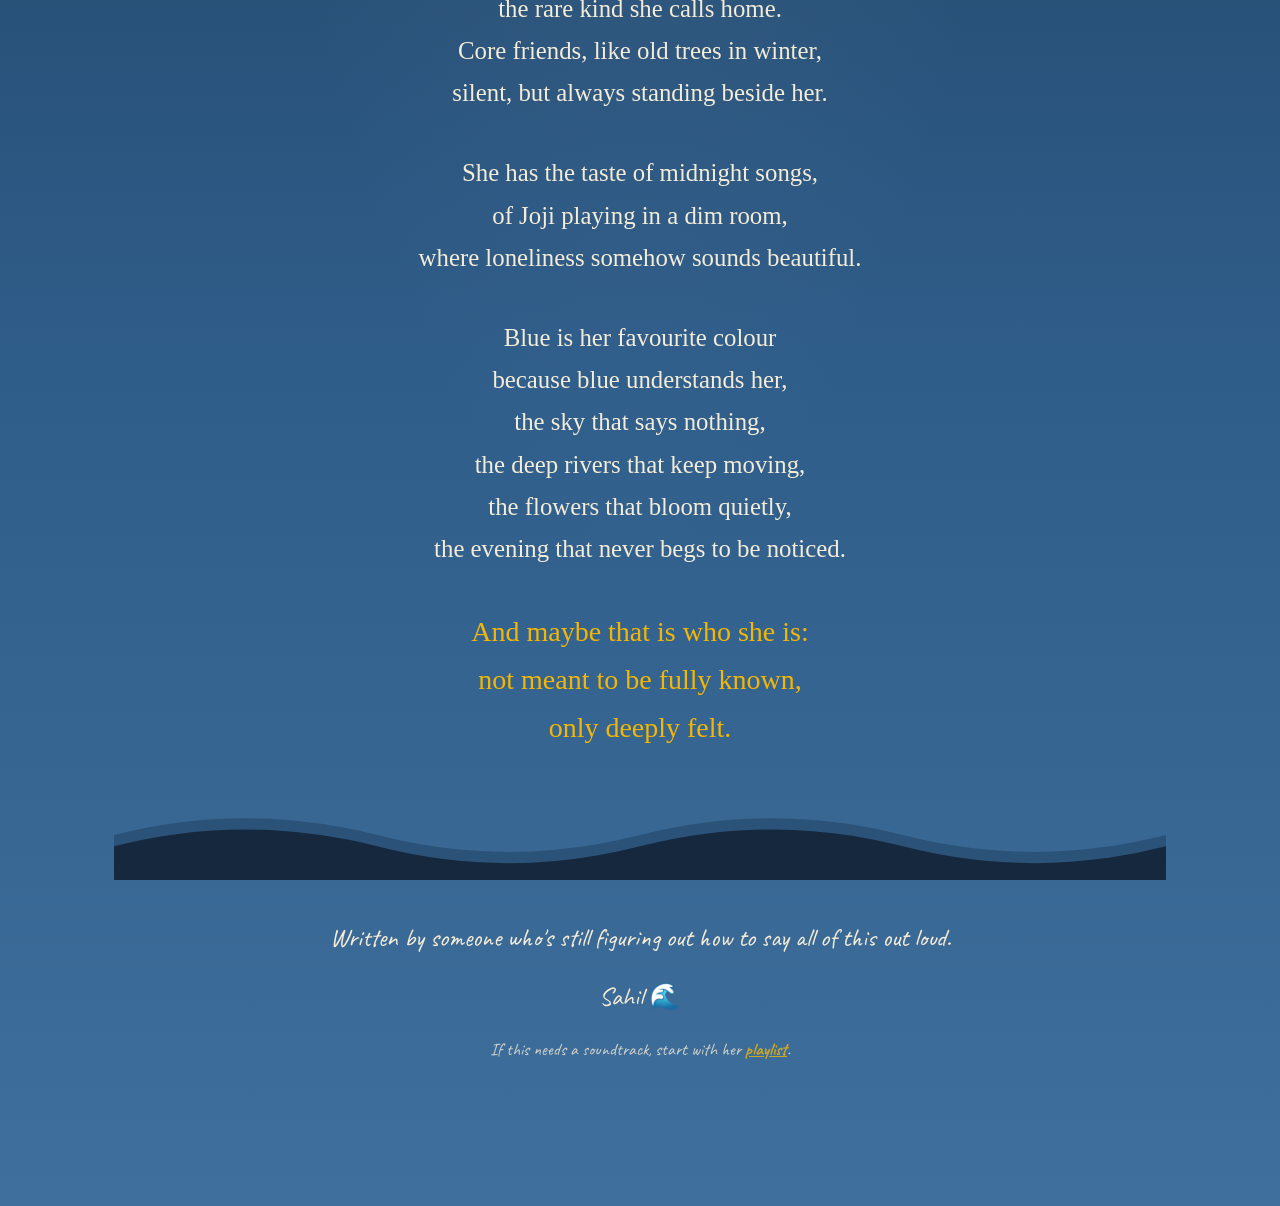
<file: poem.html>
<!DOCTYPE html>
<html lang="en">
<head>
<meta charset="UTF-8">
<meta name="viewport" content="width=device-width, initial-scale=1.0">
<title>For You | Vasvi's Day</title>
<link rel="stylesheet" href="style.css">
<style>
  body.poem-body{
    background:
      radial-gradient(ellipse at 50% 0%, rgba(169,200,224,0.15), transparent 55%),
      linear-gradient(180deg, #16283d 0%, #1e3e5c 35%, #2f5d8a 70%, #3f6f9c 100%);
  }
  body.poem-body::before{ display:none; }

  .site-nav.poem-nav{
    background:rgba(22,40,61,0.75);
    border-bottom:2px dashed rgba(169,200,224,0.35);
  }
  .site-nav.poem-nav .brand{ color:#F4ECD8; }
  .site-nav.poem-nav a.nav-link{ color:#EAF2FA; }
  .site-nav.poem-nav a.nav-link:hover{ background:rgba(255,255,255,0.15); color:#fff; }
  .site-nav.poem-nav a.nav-link.active{ background:var(--sun); color:var(--blue-dk); }

  .stars{
    position:fixed;
    inset:0;
    z-index:0;
    pointer-events:none;
    background-image:
      radial-gradient(1.5px 1.5px at 20% 20%, rgba(255,255,255,0.7) 0, transparent 100%),
      radial-gradient(1.5px 1.5px at 70% 15%, rgba(255,255,255,0.5) 0, transparent 100%),
      radial-gradient(1px 1px at 40% 35%, rgba(255,255,255,0.6) 0, transparent 100%),
      radial-gradient(1.5px 1.5px at 85% 45%, rgba(255,255,255,0.4) 0, transparent 100%),
      radial-gradient(1px 1px at 12% 55%, rgba(255,255,255,0.5) 0, transparent 100%),
      radial-gradient(1.5px 1.5px at 60% 65%, rgba(255,255,255,0.35) 0, transparent 100%),
      radial-gradient(1px 1px at 30% 80%, rgba(255,255,255,0.4) 0, transparent 100%);
  }

  .moon{
    position:absolute;
    top:1.5rem;
    right:8%;
    width:70px;
    height:70px;
    border-radius:50%;
    background:radial-gradient(circle at 35% 35%, #FFF9E8, #F4ECD8 55%, #e3d9bc 100%);
    box-shadow:0 0 40px rgba(244,236,216,0.5), 0 0 90px rgba(244,236,216,0.25);
  }

  .poem-head{
    text-align:center;
    padding:2.5rem 1rem 1rem;
    position:relative;
    z-index:1;
  }
  .poem-head .eyebrow{ color:#BFD8EC; }
  .poem-head h1{
    color:#F4ECD8;
    font-size:clamp(2.4rem, 6vw, 3.6rem);
  }
  .poem-head p{
    font-family:'Quicksand', sans-serif;
    color:#D9E7F3;
    max-width:46ch;
    margin:0.6rem auto 0;
    opacity:0.85;
  }

  .poem-body-wrap{
    position:relative;
    z-index:1;
    max-width:600px;
    margin:2.5rem auto 0;
    padding:0 1.2rem;
  }
  .stanza{
    margin-bottom:2.4rem;
    opacity:0;
    transform:translateY(18px);
    transition:opacity .9s ease, transform .9s ease;
  }
  .stanza.in{ opacity:1; transform:translateY(0); }
  .stanza p{
    font-family:'Homemade Apple', cursive;
    font-size:1.55rem;
    line-height:1.7;
    color:#F4ECD8;
    text-align:center;
    margin:0;
  }
  .stanza p.emph{
    color:var(--sun);
    font-size:1.75rem;
  }

  .poem-title-line{
    text-align:center;
    font-family:'Caveat', cursive;
    font-size:2rem;
    color:var(--sun);
    margin-bottom:2.5rem;
  }

  .waves{
    position:relative;
    height:90px;
    margin-top:1rem;
    overflow:hidden;
    z-index:1;
  }
  .waves svg{
    position:absolute;
    bottom:0;
    width:200%;
    height:100%;
    animation:wave-move 12s linear infinite;
  }
  .waves svg.back{ opacity:0.5; animation-duration:18s; }
  @keyframes wave-move{
    from{ transform:translateX(0); }
    to{ transform:translateX(-50%); }
  }

  .signature-block{
    position:relative;
    z-index:1;
    text-align:center;
    padding:1rem 1rem 3rem;
  }
  .signature-block p{
    font-family:'Caveat', cursive;
    font-size:1.6rem;
    color:#F4ECD8;
  }
  .signature-block a{
    color:var(--sun);
    font-weight:700;
  }
</style>
</head>
<body class="poem-body">
<div class="stars"></div>
<div class="moon"></div>

<nav class="site-nav poem-nav">
  <a href="index.html" class="brand">🌻 Vasvi's Day</a>
  <ul>
    <li><a class="nav-link" href="index.html">Home</a></li>
    <li><a class="nav-link" href="letter.html">The Letter</a></li>
    <li><a class="nav-link" href="moments.html">Our Moments</a></li>
    <li><a class="nav-link" href="sunflowers.html">Sunflower Field</a></li>
    <li><a class="nav-link" href="jojo.html">Her Playlist</a></li>
    <li><a class="nav-link" href="brownies.html">10/10 Archive</a></li>
    <li><a class="nav-link active" href="poem.html">For You</a></li>
    <li><a class="nav-link" href="wish.html">Make a Wish</a></li>
  </ul>
</nav>

<div class="poem-head">
  <p class="eyebrow">for Vasvi</p>
  <h1>For You</h1>
  <p>Something I meant, written the only way it would come out right.</p>
</div>

<main style="padding-top:0;">
  <div class="poem-body-wrap">
    <p class="poem-title-line">she is like the sea at dusk</p>

    <div class="stanza"><p>She is like the sea at dusk,<br>blue, quiet, endless in ways<br>people never fully understand.</p></div>

    <div class="stanza"><p>She lets songs speak for her,<br>lets old melodies carry<br>the weight she never names.</p></div>

    <div class="stanza"><p>Maybe that is why<br>people who truly listen to music<br>sometimes become music themselves.</p></div>

    <div class="stanza"><p>She loves being heard,<br>not loudly,<br>just softly enough<br>to know someone stayed.</p></div>

    <div class="stanza"><p>Like rain hidden inside clouds,<br>she carries storms without thunder.<br>Fights wars no one notices.<br>Smiles, while entire oceans<br>move underneath her ribs.</p></div>

    <div class="stanza"><p>And still, a little reassurance<br>reaches her the way moonlight reaches waves,<br>gentle, unnoticed by most,<br>but enough to calm the tide.</p></div>

    <div class="stanza"><p>Her heart belongs to a few people only,<br>the rare kind she calls home.<br>Core friends, like old trees in winter,<br>silent, but always standing beside her.</p></div>

    <div class="stanza"><p>She has the taste of midnight songs,<br>of Joji playing in a dim room,<br>where loneliness somehow sounds beautiful.</p></div>

    <div class="stanza"><p>Blue is her favourite colour<br>because blue understands her,<br>the sky that says nothing,<br>the deep rivers that keep moving,<br>the flowers that bloom quietly,<br>the evening that never begs to be noticed.</p></div>

    <div class="stanza"><p class="emph">And maybe that is who she is:<br>not meant to be fully known,<br>only deeply felt.</p></div>
  </div>

  <div class="waves" aria-hidden="true">
    <svg class="back" viewBox="0 0 200 40" preserveAspectRatio="none" xmlns="http://www.w3.org/2000/svg">
      <path d="M0 20 Q 12.5 5, 25 20 T 50 20 T 75 20 T 100 20 T 125 20 T 150 20 T 175 20 T 200 20 V40 H0 Z" fill="#1e3e5c"/>
    </svg>
    <svg viewBox="0 0 200 40" preserveAspectRatio="none" xmlns="http://www.w3.org/2000/svg">
      <path d="M0 25 Q 12.5 10, 25 25 T 50 25 T 75 25 T 100 25 T 125 25 T 150 25 T 175 25 T 200 25 V40 H0 Z" fill="#16283d"/>
    </svg>
  </div>

  <div class="signature-block">
    <p>Written by someone who's still figuring out how to say all of this out loud.</p>
    <p>Sahil 🌊</p>
    <p style="font-size:1.1rem; opacity:0.8;">If this needs a soundtrack, start with her <a href="jojo.html">playlist</a>.</p>
  </div>
</main>

<script>
  const stanzas = document.querySelectorAll('.stanza');
  const obs = new IntersectionObserver((entries)=>{
    entries.forEach(e=>{
      if(e.isIntersecting){ e.target.classList.add('in'); }
    });
  }, {threshold:0.3});
  stanzas.forEach(s=>obs.observe(s));
</script>

</body>
</html>
</file>
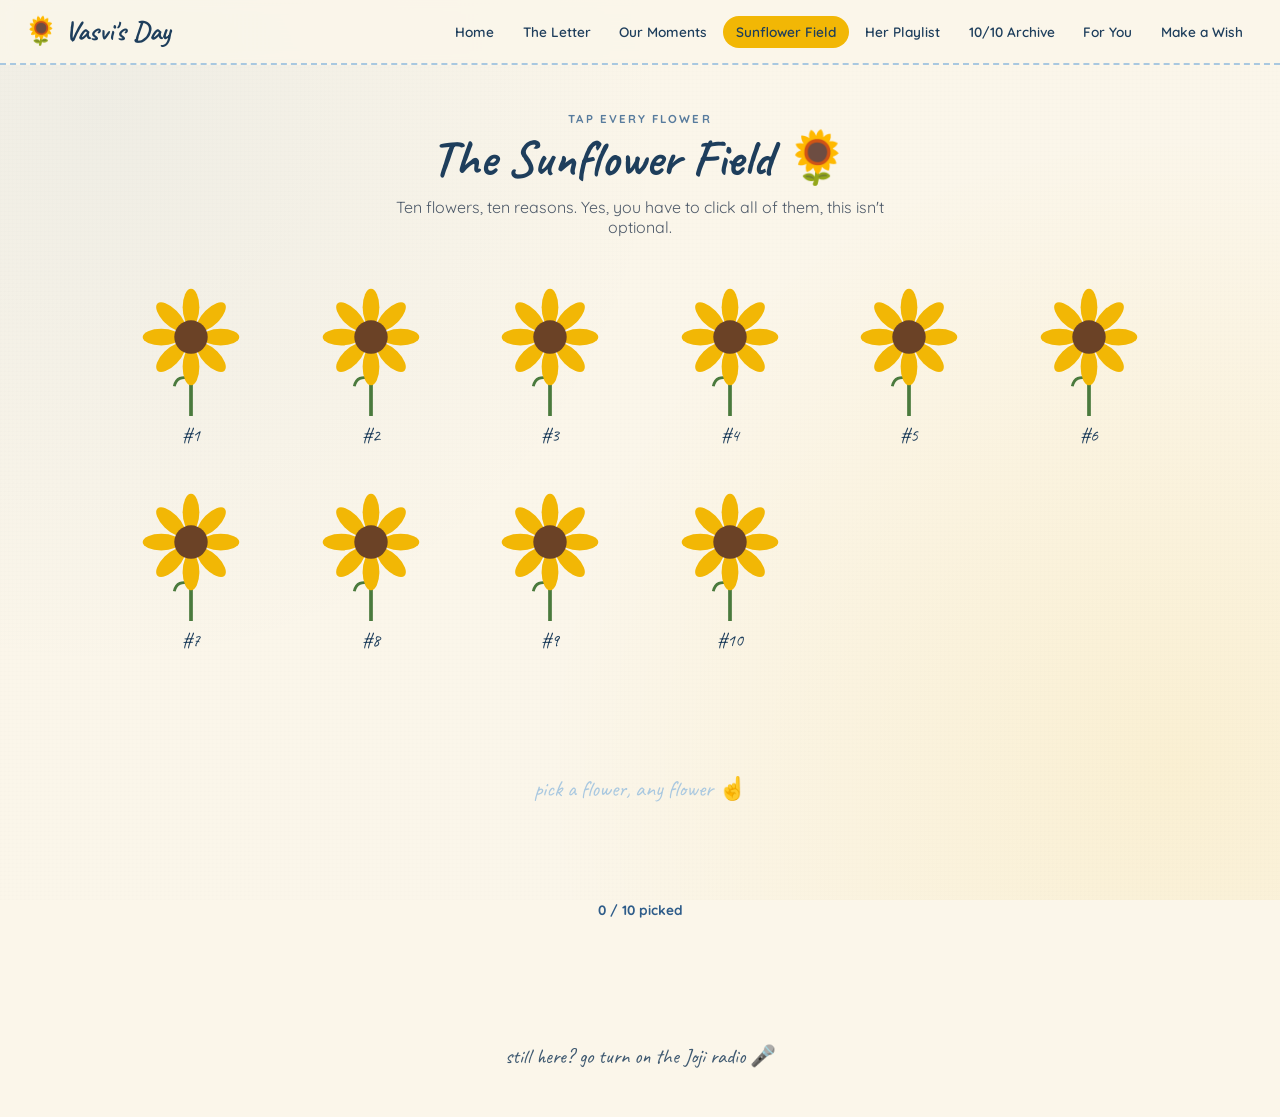
<file: sunflowers.html>
<!DOCTYPE html>
<html lang="en">
<head>
<meta charset="UTF-8">
<meta name="viewport" content="width=device-width, initial-scale=1.0">
<title>Sunflower Field | Vasvi's Day</title>
<link rel="stylesheet" href="style.css">
<style>
  .page-head{ text-align:center; margin-bottom:1rem; }
  .page-head h1{ font-size:clamp(2.2rem,5vw,3.2rem); }
  .page-head p{ font-family:'Quicksand',sans-serif; opacity:0.8; max-width:50ch; margin:0.4rem auto 0; }

  .field{
    display:grid;
    grid-template-columns:repeat(auto-fit, minmax(140px, 1fr));
    gap:1.6rem;
    margin-top:2.5rem;
  }

  .flower-slot{
    display:flex;
    flex-direction:column;
    align-items:center;
    cursor:pointer;
    background:none;
    border:none;
    padding:0.6rem;
    font-family:inherit;
  }
  .flower-slot svg{
    width:100px;
    height:130px;
    transition:transform .25s ease, filter .25s ease;
  }
  .flower-slot:hover svg{
    transform:scale(1.08) rotate(-3deg);
    filter:drop-shadow(0 8px 14px rgba(201,138,2,0.35));
  }
  .flower-slot.picked svg{
    transform:scale(0.94) rotate(6deg);
    filter:grayscale(0.55) opacity(0.55);
  }
  .flower-label{
    margin-top:0.5rem;
    font-family:'Caveat', cursive;
    font-size:1.1rem;
    color:var(--blue-dk);
  }

  .reveal-zone{
    margin-top:3rem;
    min-height:160px;
    display:flex;
    align-items:center;
    justify-content:center;
  }
  .reason-card{
    max-width:560px;
    padding:2rem 2.2rem;
    text-align:center;
    position:relative;
    animation: pop .4s ease;
  }
  @keyframes pop{
    0%{ transform:scale(0.85); opacity:0; }
    100%{ transform:scale(1); opacity:1; }
  }
  .reason-card p{
    font-family:'Homemade Apple', cursive;
    font-size:1.6rem;
    color:var(--ink);
    line-height:1.5;
    margin:0;
  }
  .reason-count{
    font-family:'Quicksand',sans-serif;
    font-size:0.85rem;
    color:var(--blue);
    text-align:center;
    margin-top:2rem;
    font-weight:700;
  }
  .placeholder-text{
    font-family:'Caveat', cursive;
    font-size:1.4rem;
    color:var(--blue-lt);
    text-align:center;
  }
</style>
</head>
<body>

<nav class="site-nav">
  <a href="index.html" class="brand">🌻 Vasvi's Day</a>
  <ul>
    <li><a class="nav-link" href="index.html">Home</a></li>
    <li><a class="nav-link" href="letter.html">The Letter</a></li>
    <li><a class="nav-link" href="moments.html">Our Moments</a></li>
    <li><a class="nav-link active" href="sunflowers.html">Sunflower Field</a></li>
    <li><a class="nav-link" href="jojo.html">Her Playlist</a></li>
    <li><a class="nav-link" href="brownies.html">10/10 Archive</a></li>
    <li><a class="nav-link" href="poem.html">For You</a></li>
    <li><a class="nav-link" href="wish.html">Make a Wish</a></li>
  </ul>
</nav>

<main>
  <div class="page-head">
    <p class="eyebrow">tap every flower</p>
    <h1>The Sunflower Field 🌻</h1>
    <p>Ten flowers, ten reasons. Yes, you have to click all of them, this isn't optional.</p>
  </div>

  <div class="field" id="field"></div>

  <div class="reveal-zone" id="revealZone">
    <p class="placeholder-text">pick a flower, any flower ☝️</p>
  </div>

  <p class="reason-count" id="counter">0 / 10 picked</p>
</main>

<footer class="site-footer">still here? go turn on the Joji radio 🎤</footer>

<script>
const reasons = [
  "You'll play a Joji track and call it 'nothing,' when really it's the only way you let anyone hear what you're not saying.",
  "You keep the world one arm's length away, and then let a handful of people all the way in. I still can't believe I made that very short list.",
  "You'll never ask for reassurance out loud. You just go a little quiet, and somehow I always know exactly when you need it.",
  "You're the calm kind of blue on the surface, with whole storms underneath that nobody else ever clocks.",
  "You'd start a small war over the last plate of dessert, and honestly, I'd hand mine over before you even asked.",
  "You recommended Andhra Bhavan like your reputation was on the line. It was a 10/10. You were right, obviously.",
  "That whole uncertain week of metro rides to the airport was somehow one of the strongest weeks I've ever felt anything.",
  "Every video call before sleep turns the entire day around, even the bad ones.",
  "The first time I held your hand, I knew. Every hug since has topped the one before it, and I don't know how you keep doing that.",
  "You carry more than you let on and rarely ask for help carrying it. I see it anyway. I'm not going anywhere."
];

const field = document.getElementById('field');
const revealZone = document.getElementById('revealZone');
const counter = document.getElementById('counter');
let pickedCount = 0;
const pickedSet = new Set();

function sunflowerSVG(){
  return `
  <svg viewBox="0 0 100 140" xmlns="http://www.w3.org/2000/svg">
    <line x1="50" y1="70" x2="50" y2="140" stroke="#4a7a3d" stroke-width="4"/>
    <path d="M50 100 Q35 95 32 108" stroke="#4a7a3d" stroke-width="3" fill="none"/>
    <g transform="translate(50,55)">
      <g fill="#F2B705">
        <ellipse cx="0" cy="-32" rx="9" ry="20"/>
        <ellipse cx="0" cy="32" rx="9" ry="20"/>
        <ellipse cx="32" cy="0" rx="20" ry="9"/>
        <ellipse cx="-32" cy="0" rx="20" ry="9"/>
        <ellipse cx="22" cy="-22" rx="9" ry="20" transform="rotate(45 22 -22)"/>
        <ellipse cx="-22" cy="22" rx="9" ry="20" transform="rotate(45 -22 22)"/>
        <ellipse cx="22" cy="22" rx="9" ry="20" transform="rotate(-45 22 22)"/>
        <ellipse cx="-22" cy="-22" rx="9" ry="20" transform="rotate(-45 -22 -22)"/>
      </g>
      <circle cx="0" cy="0" r="18" fill="#6B4226"/>
      <circle cx="0" cy="0" r="18" fill="url(#seedPattern)" opacity="0.3"/>
    </g>
  </svg>`;
}

reasons.forEach((reason, i) => {
  const slot = document.createElement('button');
  slot.className = 'flower-slot';
  slot.innerHTML = sunflowerSVG() + `<span class="flower-label">#${i+1}</span>`;
  slot.addEventListener('click', () => {
    revealZone.innerHTML = `<div class="reason-card paper-card"><p>${reason}</p></div>`;
    if(!pickedSet.has(i)){
      pickedSet.add(i);
      slot.classList.add('picked');
      pickedCount++;
      counter.textContent = pickedCount + ' / 10 picked';
      if(pickedCount === 10){
        counter.textContent = "10 / 10, fitting, isn't it? 🌻";
      }
    }
  });
  field.appendChild(slot);
});
</script>

</body>
</html>
</file>
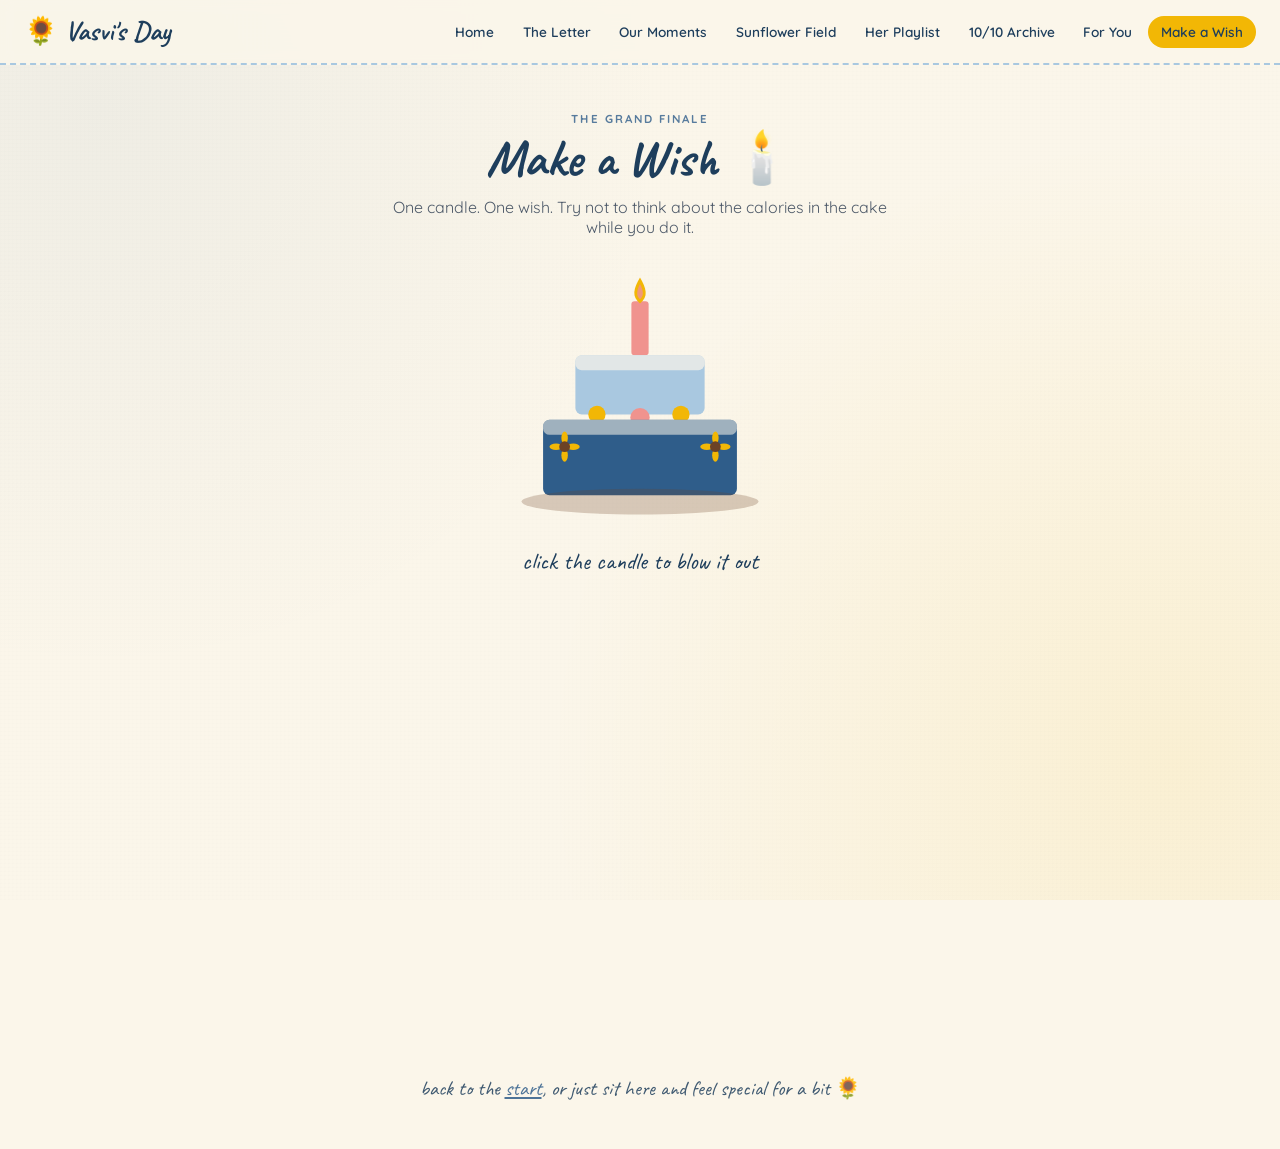
<file: wish.html>
<!DOCTYPE html>
<html lang="en">
<head>
<meta charset="UTF-8">
<meta name="viewport" content="width=device-width, initial-scale=1.0">
<title>Make a Wish | Vasvi's Day</title>
<link rel="stylesheet" href="style.css">
<style>
  .page-head{ text-align:center; margin-bottom:1rem; }
  .page-head h1{ font-size:clamp(2.2rem,5vw,3.2rem); }
  .page-head p{ font-family:'Quicksand',sans-serif; opacity:0.8; max-width:52ch; margin:0.4rem auto 0; }

  .cake-stage{
    display:flex;
    flex-direction:column;
    align-items:center;
    margin-top:2rem;
  }

  .cake{
    cursor:pointer;
    width:min(80vw, 280px);
  }

  .flame{
    transform-origin:center bottom;
    animation:flicker 1.4s ease-in-out infinite alternate;
  }
  @keyframes flicker{
    0%{ transform:scaleY(1) translateX(0); }
    50%{ transform:scaleY(1.08) translateX(1px); }
    100%{ transform:scaleY(0.95) translateX(-1px); }
  }
  .flame.out{ opacity:0; animation:none; }

  .instructions{
    font-family:'Caveat', cursive;
    font-size:1.5rem;
    color:var(--blue-dk);
    margin-top:1.2rem;
    text-align:center;
  }

  .wish-message{
    max-width:600px;
    margin:2.4rem auto 0;
    padding:2.2rem;
    text-align:center;
    opacity:0;
    transform:translateY(15px);
    transition:opacity .6s ease, transform .6s ease;
  }
  .wish-message.show{ opacity:1; transform:translateY(0); }
  .wish-message p{
    font-family:'Homemade Apple', cursive;
    font-size:1.6rem;
    color:var(--ink);
    line-height:1.6;
    margin:0;
  }
  .wish-message .sign{
    display:block;
    margin-top:0.8rem;
    font-family:'Caveat', cursive;
    font-size:1.8rem;
    color:var(--blue-dk);
  }

  .final-stamp{
    display:flex;
    justify-content:center;
    margin-top:2rem;
  }
</style>
</head>
<body>

<nav class="site-nav">
  <a href="index.html" class="brand">🌻 Vasvi's Day</a>
  <ul>
    <li><a class="nav-link" href="index.html">Home</a></li>
    <li><a class="nav-link" href="letter.html">The Letter</a></li>
    <li><a class="nav-link" href="moments.html">Our Moments</a></li>
    <li><a class="nav-link" href="sunflowers.html">Sunflower Field</a></li>
    <li><a class="nav-link" href="jojo.html">Her Playlist</a></li>
    <li><a class="nav-link" href="brownies.html">10/10 Archive</a></li>
    <li><a class="nav-link" href="poem.html">For You</a></li>
    <li><a class="nav-link active" href="wish.html">Make a Wish</a></li>
  </ul>
</nav>

<main>
  <div class="page-head">
    <p class="eyebrow">the grand finale</p>
    <h1>Make a Wish 🕯️</h1>
    <p>One candle. One wish. Try not to think about the calories in the cake while you do it.</p>
  </div>

  <div class="cake-stage">
    <svg class="cake" id="cake" viewBox="0 0 260 240" xmlns="http://www.w3.org/2000/svg">
      <!-- candle -->
      <rect x="122" y="30" width="16" height="50" rx="3" fill="#F0938E"/>
      <g id="flameGroup">
        <path class="flame" d="M130 8 C124 18, 122 26, 130 32 C138 26, 136 18, 130 8 Z" fill="#F2B705"/>
        <path class="flame" d="M130 14 C127 20, 126 25, 130 28 C134 25, 133 20, 130 14 Z" fill="#F0938E" opacity="0.85"/>
      </g>
      <!-- top tier -->
      <rect x="70" y="80" width="120" height="55" rx="6" fill="#A9C8E0"/>
      <rect x="70" y="80" width="120" height="14" rx="6" fill="#FBF6EA" opacity="0.7"/>
      <!-- drips -->
      <circle cx="90" cy="135" r="8" fill="#F2B705"/>
      <circle cx="130" cy="138" r="9" fill="#F0938E"/>
      <circle cx="168" cy="135" r="8" fill="#F2B705"/>
      <!-- bottom tier -->
      <rect x="40" y="140" width="180" height="70" rx="6" fill="#2F5D8A"/>
      <rect x="40" y="140" width="180" height="14" rx="6" fill="#FBF6EA" opacity="0.55"/>
      <!-- base plate -->
      <ellipse cx="130" cy="216" rx="110" ry="12" fill="#6B4226" opacity="0.25"/>
      <!-- sunflower decorations -->
      <g transform="translate(60,165)">
        <g fill="#F2B705">
          <ellipse cx="0" cy="-8" rx="3" ry="6"/>
          <ellipse cx="0" cy="8" rx="3" ry="6"/>
          <ellipse cx="8" cy="0" rx="6" ry="3"/>
          <ellipse cx="-8" cy="0" rx="6" ry="3"/>
        </g>
        <circle cx="0" cy="0" r="5" fill="#6B4226"/>
      </g>
      <g transform="translate(200,165)">
        <g fill="#F2B705">
          <ellipse cx="0" cy="-8" rx="3" ry="6"/>
          <ellipse cx="0" cy="8" rx="3" ry="6"/>
          <ellipse cx="8" cy="0" rx="6" ry="3"/>
          <ellipse cx="-8" cy="0" rx="6" ry="3"/>
        </g>
        <circle cx="0" cy="0" r="5" fill="#6B4226"/>
      </g>
    </svg>
    <p class="instructions" id="instr">click the candle to blow it out</p>
  </div>

  <div class="wish-message paper-card" id="wishMsg">
    <p>Whatever you wished for, I hope it's already halfway true. And if it wasn't dessert, wish again, because that feels like a missed opportunity.</p>
    <p>Happy birthday, Vasvi. Here's to another year of 10/10 everything.</p>
    <span class="sign">Sahil 🌻</span>
  </div>

  <div class="final-stamp" id="finalStamp" style="display:none;">
    <div class="stamp">10/10<span>officially 1 yr wiser</span></div>
  </div>
</main>

<footer class="site-footer">back to the <a href="index.html">start</a>, or just sit here and feel special for a bit 🌻</footer>

<script src="confetti.js"></script>
<script>
  const cake = document.getElementById('cake');
  const instr = document.getElementById('instr');
  const wishMsg = document.getElementById('wishMsg');
  const finalStamp = document.getElementById('finalStamp');
  let blown = false;

  cake.addEventListener('click', () => {
    if(blown) return;
    blown = true;
    document.querySelectorAll('.flame').forEach(f => f.classList.add('out'));
    instr.textContent = "wish made. no refunds or takebacks.";
    launchConfetti(document.body, {count:80});
    setTimeout(()=>{
      wishMsg.classList.add('show');
      finalStamp.style.display = 'flex';
      wishMsg.scrollIntoView({behavior:'smooth', block:'center'});
    }, 500);
  });
</script>

</body>
</html>
</file>
<file: style.css>
/* ===========================================================
   Vasvi's Birthday Site — Design Tokens
   Palette:
     --paper:   #FBF6EA  (warm cream paper)
     --paper2:  #F4ECD8  (deeper paper / kraft)
     --blue:    #2F5D8A  (her favourite — cornflower/denim blue)
     --blue-dk: #1E3E5C
     --blue-lt: #A9C8E0
     --sun:     #F2B705  (sunflower yellow)
     --sun-dk:  #C98A02
     --brown:   #6B4226  (brownie / chocolate)
     --blush:   #F0938E  (warm accent, wax seal / stamp red-pink)
     --ink:     #24344A  (near-navy ink for handwriting)
   Type:
     display/handwriting - 'Caveat'
     accent script (letter body) - 'Homemade Apple'
     body/utility - 'Quicksand'
   =========================================================== */

@import url('https://fonts.googleapis.com/css2?family=Caveat:wght@500;600;700&family=Homemade+Apple&family=Quicksand:wght@400;500;600;700&display=swap');

:root{
  --paper:#FBF6EA;
  --paper2:#F4ECD8;
  --blue:#2F5D8A;
  --blue-dk:#1E3E5C;
  --blue-lt:#A9C8E0;
  --sun:#F2B705;
  --sun-dk:#C98A02;
  --brown:#6B4226;
  --blush:#F0938E;
  --ink:#24344A;
}

*{box-sizing:border-box;}
html{scroll-behavior:smooth;}

body{
  margin:0;
  min-height:100vh;
  background:
    radial-gradient(circle at 8% 12%, rgba(47,93,138,0.06), transparent 40%),
    radial-gradient(circle at 92% 85%, rgba(242,183,5,0.10), transparent 45%),
    var(--paper);
  background-attachment:fixed;
  color:var(--ink);
  font-family:'Quicksand', sans-serif;
  position:relative;
  overflow-x:hidden;
}

/* subtle paper grain via layered noise-ish texture */
body::before{
  content:"";
  position:fixed;
  inset:0;
  pointer-events:none;
  z-index:0;
  background-image:
    repeating-linear-gradient(0deg, rgba(36,52,74,0.015) 0px, transparent 2px, transparent 4px),
    repeating-linear-gradient(90deg, rgba(36,52,74,0.012) 0px, transparent 2px, transparent 4px);
  opacity:0.6;
}

h1,h2,h3, .script{
  font-family:'Caveat', cursive;
  color:var(--blue-dk);
  margin:0;
}

a{color:var(--blue);}

/* ---------- Nav ---------- */
.site-nav{
  position:sticky;
  top:0;
  z-index:50;
  display:flex;
  align-items:center;
  justify-content:space-between;
  gap:1rem;
  padding:0.9rem 1.5rem;
  background:rgba(251,246,234,0.85);
  backdrop-filter:blur(6px);
  border-bottom:2px dashed var(--blue-lt);
  flex-wrap:wrap;
}
.site-nav .brand{
  font-family:'Caveat', cursive;
  font-size:1.7rem;
  font-weight:700;
  color:var(--blue-dk);
  text-decoration:none;
  display:flex;
  align-items:center;
  gap:0.4rem;
}
.site-nav ul{
  list-style:none;
  display:flex;
  gap:0.4rem 0.2rem;
  padding:0;
  margin:0;
  flex-wrap:wrap;
}
.site-nav a.nav-link{
  text-decoration:none;
  color:var(--blue-dk);
  font-family:'Quicksand', sans-serif;
  font-weight:600;
  font-size:0.85rem;
  padding:0.45rem 0.8rem;
  border-radius:999px;
  transition:background .2s ease, color .2s ease, transform .15s ease;
  white-space:nowrap;
}
.site-nav a.nav-link:hover{
  background:var(--blue);
  color:#fff;
  transform:translateY(-1px);
}
.site-nav a.nav-link.active{
  background:var(--sun);
  color:var(--blue-dk);
}

main{
  position:relative;
  z-index:1;
  max-width:1100px;
  margin:0 auto;
  padding:2.5rem 1.5rem 5rem;
}

/* ---------- Reusable paper card ---------- */
.paper-card{
  background:var(--paper2);
  border-radius:6px;
  box-shadow:0 10px 30px rgba(30,62,92,0.12), 0 2px 6px rgba(30,62,92,0.08);
  position:relative;
}
.paper-card::after{
  content:"";
  position:absolute;
  inset:0;
  border-radius:6px;
  box-shadow:inset 0 0 0 1px rgba(107,66,38,0.06);
  pointer-events:none;
}

/* washi tape */
.tape{
  position:absolute;
  width:90px;
  height:28px;
  background:repeating-linear-gradient(45deg, var(--blue-lt), var(--blue-lt) 6px, #cfe0ee 6px, #cfe0ee 12px);
  opacity:0.85;
  box-shadow:0 2px 4px rgba(0,0,0,0.1);
}

/* stamp badge - the signature 10/10 motif */
.stamp{
  --stamp-color: var(--blush);
  display:inline-flex;
  align-items:center;
  justify-content:center;
  width:86px;
  height:86px;
  border-radius:50%;
  border:3px solid var(--stamp-color);
  color:var(--stamp-color);
  font-family:'Caveat', cursive;
  font-weight:700;
  font-size:1.55rem;
  transform:rotate(-12deg);
  position:relative;
  text-align:center;
  line-height:1.05;
  mix-blend-mode:multiply;
  opacity:0.92;
  user-select:none;
}
.stamp::before{
  content:"";
  position:absolute;
  inset:-6px;
  border-radius:50%;
  border:1px solid var(--stamp-color);
  opacity:0.6;
}
.stamp span{display:block; font-size:0.62rem; letter-spacing:0.12em; font-family:'Quicksand',sans-serif; font-weight:700; text-transform:uppercase;}

.btn{
  display:inline-block;
  font-family:'Quicksand', sans-serif;
  font-weight:700;
  font-size:1rem;
  padding:0.8rem 1.6rem;
  border-radius:999px;
  background:var(--blue);
  color:#fff;
  text-decoration:none;
  border:none;
  cursor:pointer;
  box-shadow:0 6px 16px rgba(47,93,138,0.35);
  transition:transform .18s ease, box-shadow .18s ease, background .18s ease;
}
.btn:hover{
  transform:translateY(-2px) scale(1.02);
  box-shadow:0 10px 22px rgba(47,93,138,0.42);
  background:var(--blue-dk);
}
.btn.sun{
  background:var(--sun);
  color:var(--blue-dk);
  box-shadow:0 6px 16px rgba(201,138,2,0.35);
}
.btn.sun:hover{ background:var(--sun-dk); color:#fff; }

.eyebrow{
  font-family:'Quicksand',sans-serif;
  text-transform:uppercase;
  letter-spacing:0.18em;
  font-size:0.72rem;
  font-weight:700;
  color:var(--blue);
}

footer.site-footer{
  text-align:center;
  padding:2rem 1rem 3rem;
  font-family:'Caveat', cursive;
  font-size:1.3rem;
  color:var(--blue-dk);
  opacity:0.85;
}

@media (max-width:640px){
  .site-nav{padding:0.7rem 1rem;}
  .site-nav ul{gap:0.2rem;}
  .site-nav a.nav-link{font-size:0.75rem; padding:0.35rem 0.6rem;}
}

/* reduced motion */
@media (prefers-reduced-motion: reduce){
  *{ animation-duration:0.001ms !important; animation-iteration-count:1 !important; transition-duration:0.001ms !important; }
}

:focus-visible{
  outline:3px solid var(--blue);
  outline-offset:2px;
}
</file>
